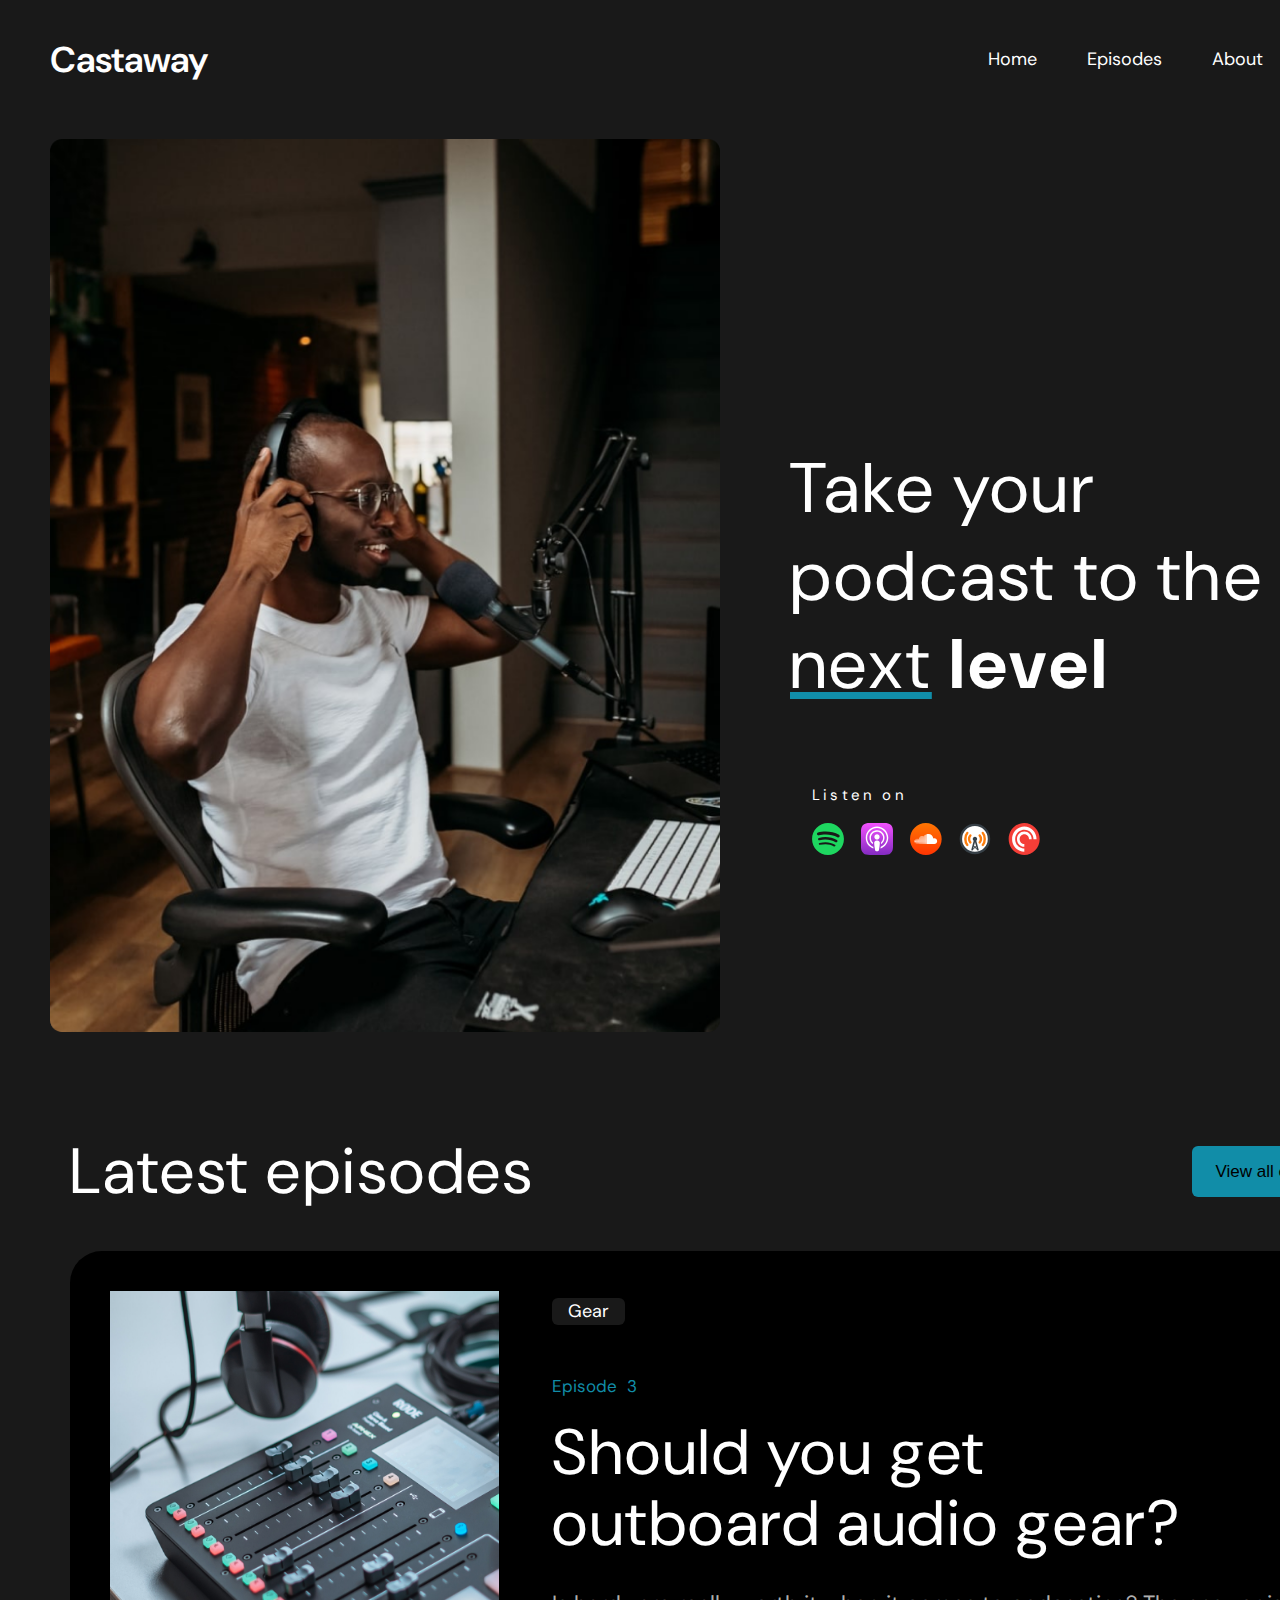
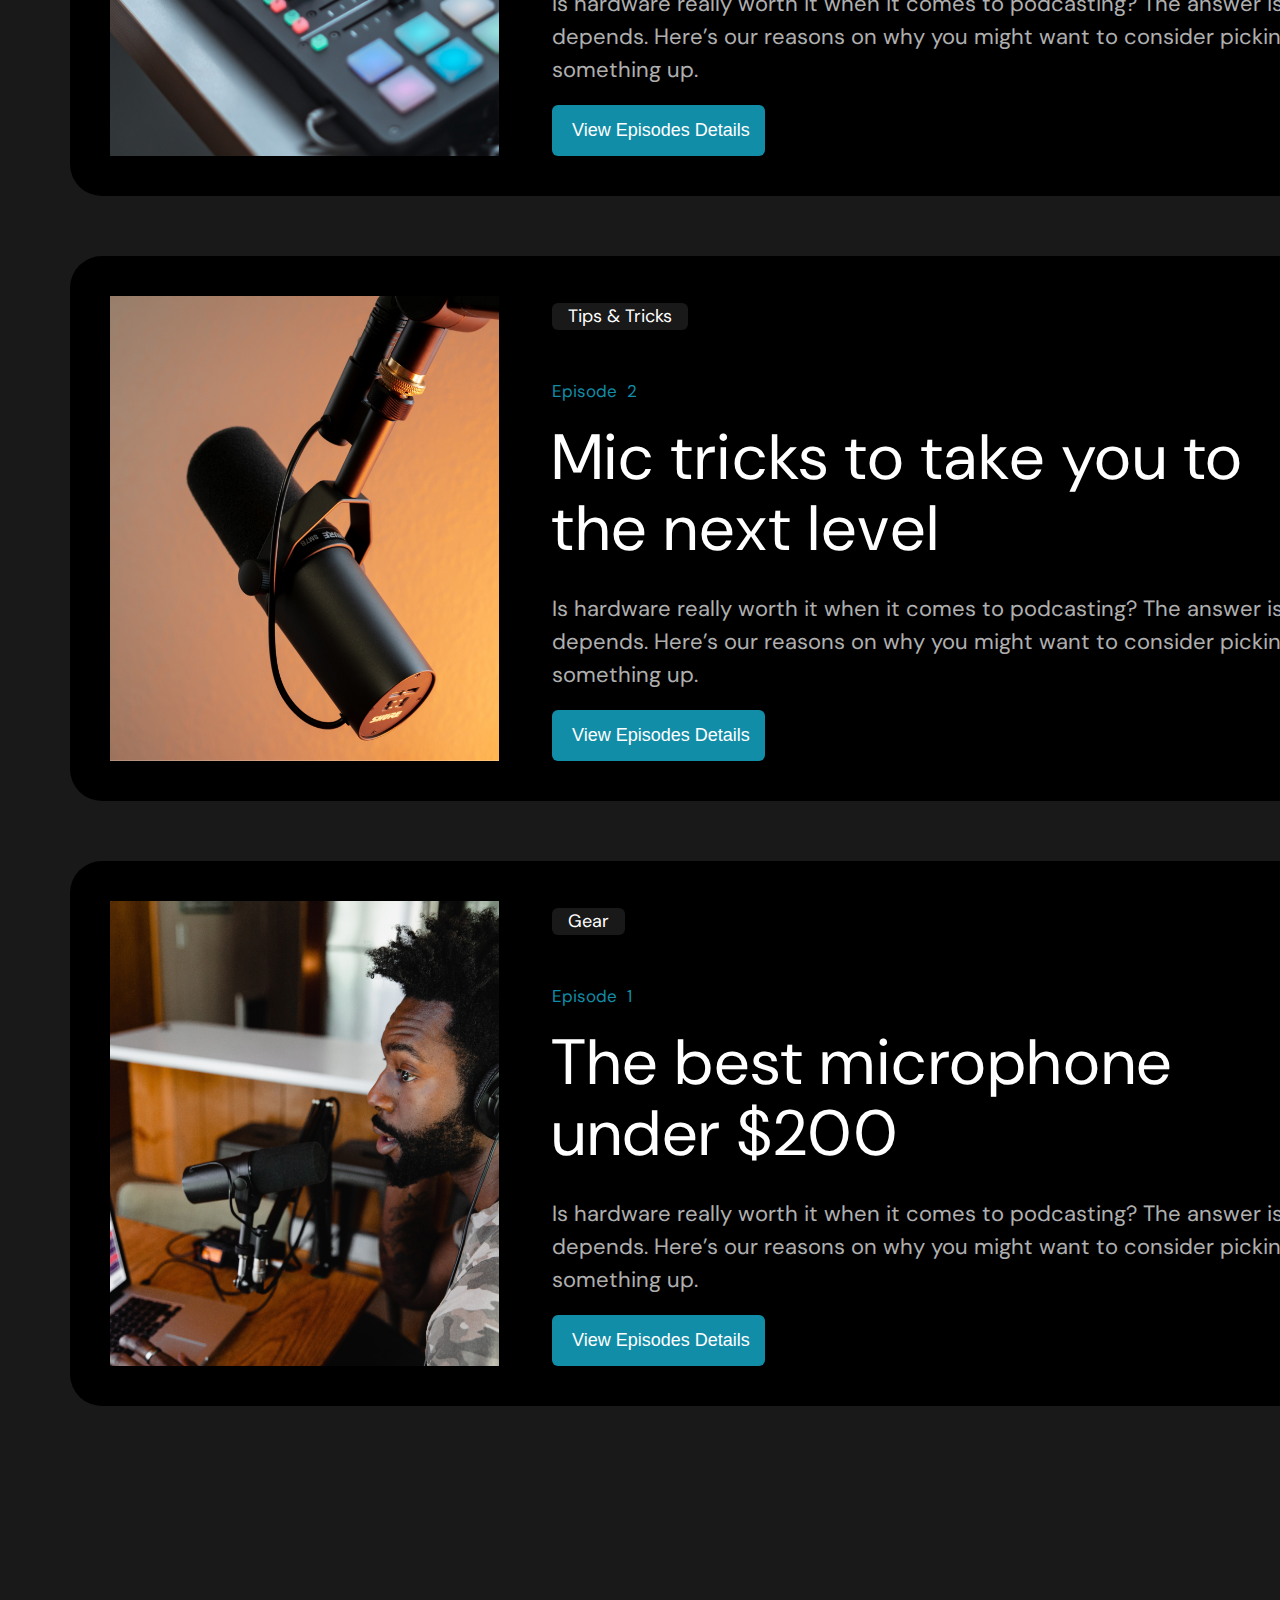
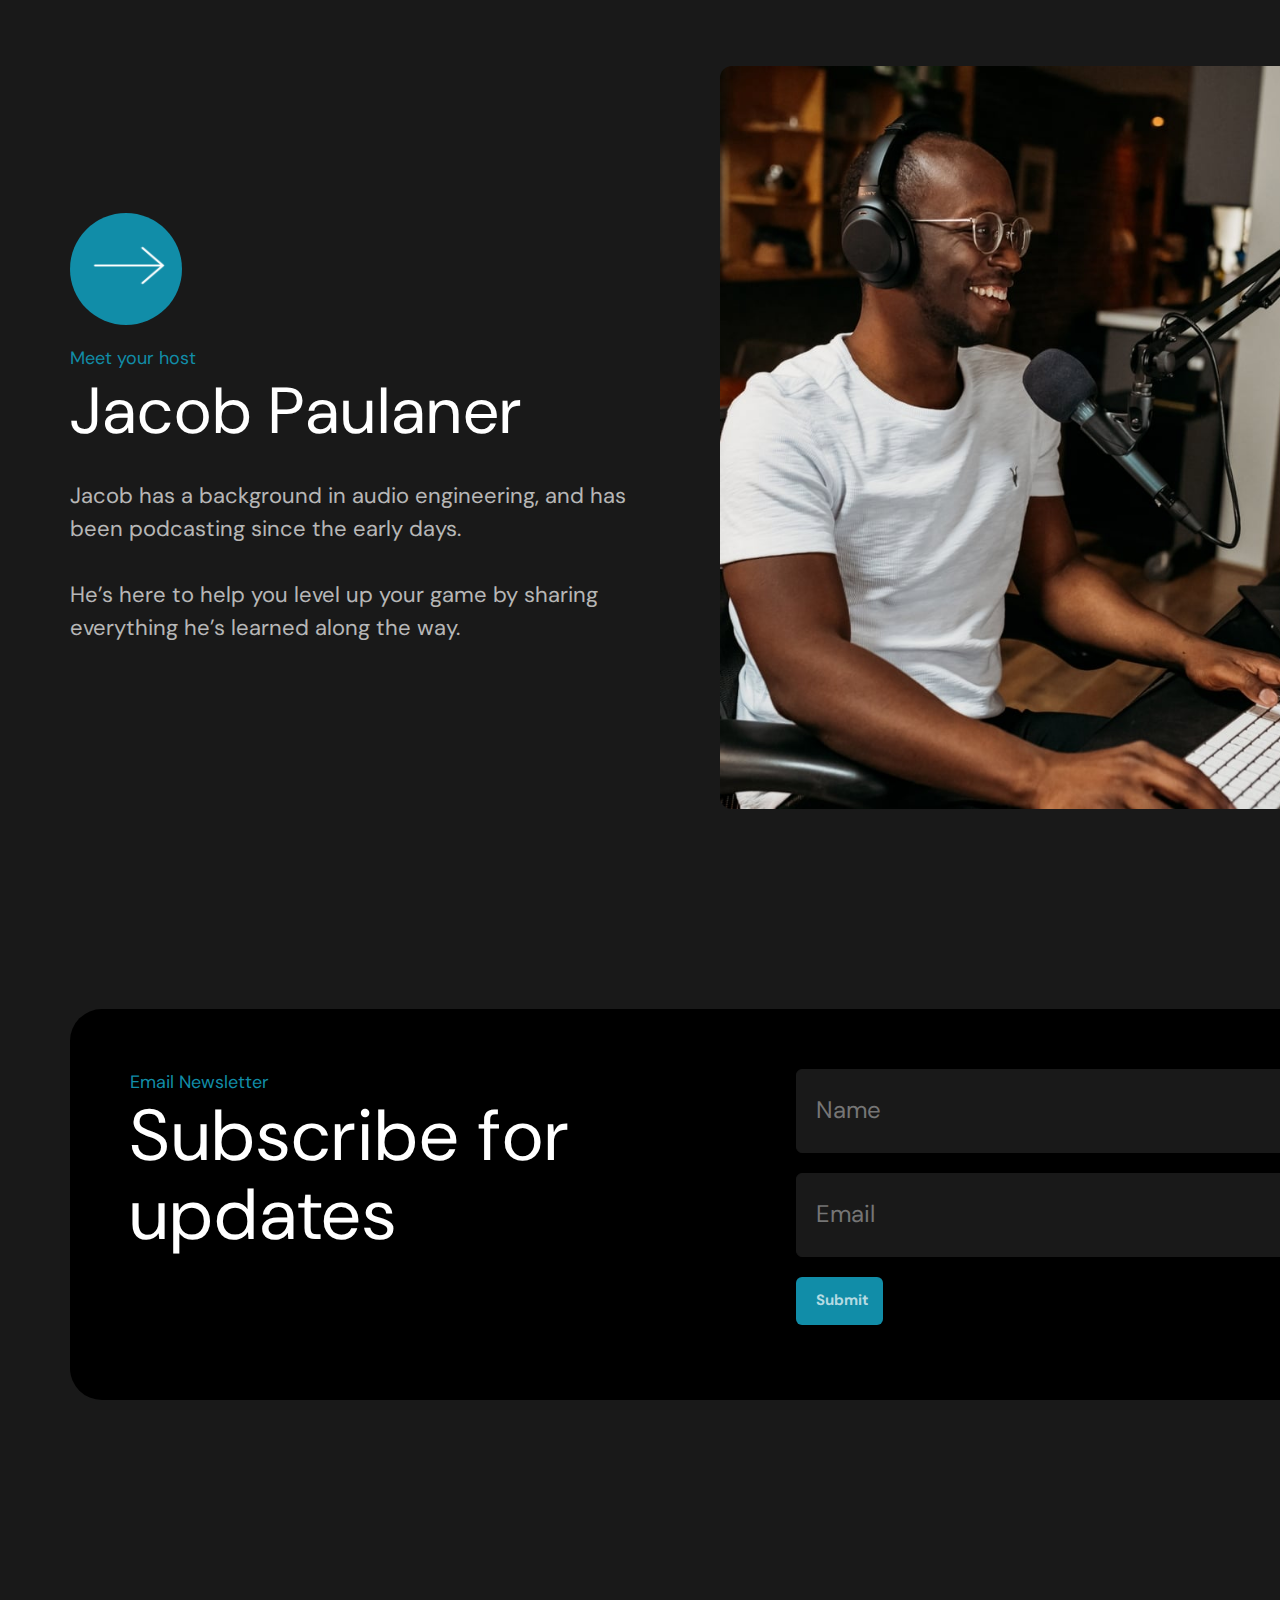
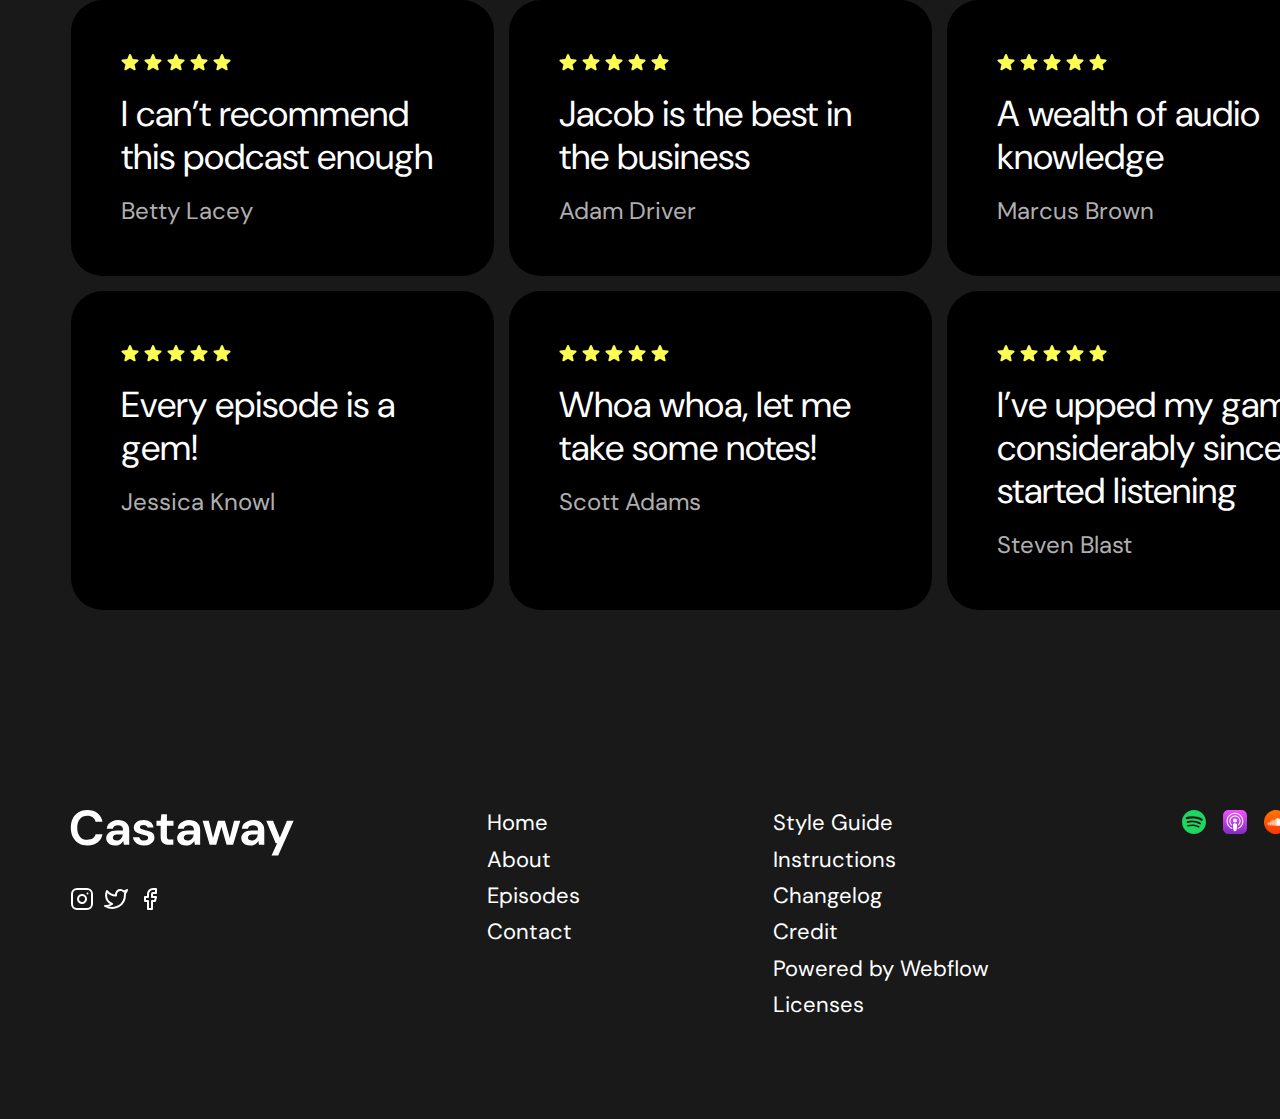
<file: Castaway/index.html>
<html>
  <head>
    <title>Castaway</title>
     <link href='https://fonts.googleapis.com/css?family=DM Sans' rel='stylesheet'>
     <link rel="stylesheet" type="text/css" href="style/reset.css">
     <link rel="stylesheet" type="text/css" href="style/castaway.css">
  </head>
  <body>
    <header>
      <div class='nav-bar-container'>
        <div class='nav-bar'>
          <div class='logo'>
            Castaway
          </div>
          <div class='nav-items'>
            <a>
              Home
            </a>
            <a>
              Episodes
            </a>
            <a>
              About
            </a>
            <a>
              Contacts
            </a>
          </div>
        </div>
      </div>
    </header>
    <main>
      <!-- FIRST BLOCK -->
      <div id='first'>
        <div class='content-container'>
          <img class='photo' src="images/first.png">
          <div class='title'>
            <div class="content-title">
              <div class="delimiter"></div>
                Take your podcast to the <span class="underline">next</span> <span class="bold">level</span>
                <div class="listen-on">
                  Listen on
                  <div class="mini-logos">
                    <a><img src="images/5.svg"></a>
                    <a><img src="images/1.svg"></a>
                    <a><img src="images/2.svg"></a>
                    <a><img src="images/3.svg"></a>
                    <a><img src="images/4.svg"></a>
                  </div>
                </div>
            </div>
          </div>
        </div>
      </div>

      <!-- SECOND BLOCK -->
      <div id="second">
        <div class="content-container">
          <div class="title-container">
              Latest episodes
              <button>View all episodes</button>
          </div>
          <div class="cards-container">
            <div class="card">
              <img src="images/2.jpg">
              <div class="text-content">
                <div class="type">
                  Gear
                </div>
                <div class="episode">
                  Episode 3
                </div>
                <div class="title">
                  Should you get outboard audio gear?
                </div>
                <div class="description">
                  Is hardware really worth it when it comes to podcasting? The answer is...it depends. Here’s our reasons on why you might want to consider picking something up.
                </div>
                <button>View Episodes Details</button>
              </div>
            </div>

            <div class="card">
              <img src="images/3.jpg">
              <div class="text-content">
                <div class="type">
                  Tips & Tricks
                </div>
                <div class="episode">
                  Episode 2
                </div>
                <div class="title">
                  Mic tricks to take you to the next level
                </div>
                <div class="description">
                  Is hardware really worth it when it comes to podcasting? The answer is...it depends. Here’s our reasons on why you might want to consider picking something up.
                </div>
                <button>View Episodes Details</button>
              </div>
            </div>

            <div class="card">
              <img src="images/4.jpg">
              <div class="text-content">
                <div class="type">
                  Gear
                </div>
                <div class="episode">
                  Episode 1
                </div>
                <div class="title">
                  The best microphone under $200
                </div>
                <div class="description">
                  Is hardware really worth it when it comes to podcasting? The answer is...it depends. Here’s our reasons on why you might want to consider picking something up.
                </div>
                <button>View Episodes Details</button>
              </div>
            </div>
          </div>
        </div>
      </div>
      <!-- THIRD BLOCK -->
      <div id="third">
        <div class="content-container">
          <div class="text-content">
            <div class="circle"><img src="images/arrow.png"></div>
            <div class="comment">Meet your host</div>
            <div class="title">Jacob Paulaner</div>
            <div class="description-1">Jacob has a background in audio engineering, and has been podcasting since the early days.</div>
            <div class="description-2">He’s here to help you level up your game by sharing everything he’s learned along the way.</div>
          </div>
          <img src="images/5.jpg" width="650px">
        </div>
      </div>

      <!-- FOURTH BLOCK -->
      <div id="fourth">
        <div class="content-container">
          <div class="card">
            <div class="text-content">
              <div class="comment">Email Newsletter</div>
              <div class="title">Subscribe for updates</div>
            </div>
            <form>
              <input type="text" placeholder="Name">
              <input type="email" placeholder="Email">
              <button type="submit">Submit</button>
            </form>
          </div>
        </div>
      </div>

      <!-- FIFTH BLOCK -->
      <div id="fifth">
        <div class="content-container">
          <div class="card">
            <div class="stars">
              <img src="images/starts.svg">
              <img src="images/starts.svg">
              <img src="images/starts.svg">
              <img src="images/starts.svg">
              <img src="images/starts.svg">
            </div>
            <div class="title">I can’t recommend this podcast enough</div>
            <div class="description">Betty Lacey</div>
          </div>

          <div class="card">
            <div class="stars">
              <img src="images/starts.svg">
              <img src="images/starts.svg">
              <img src="images/starts.svg">
              <img src="images/starts.svg">
              <img src="images/starts.svg">
            </div>
            <div class="title">Jacob is the best in the business</div>
            <div class="description">Adam Driver</div>
          </div>

          <div class="card">
            <div class="stars">
              <img src="images/starts.svg">
              <img src="images/starts.svg">
              <img src="images/starts.svg">
              <img src="images/starts.svg">
              <img src="images/starts.svg">
            </div>
            <div class="title">A wealth of audio knowledge</div>
            <div class="description">Marcus Brown</div>
          </div>

          <div class="card">
            <div class="stars">
              <img src="images/starts.svg">
              <img src="images/starts.svg">
              <img src="images/starts.svg">
              <img src="images/starts.svg">
              <img src="images/starts.svg">
            </div>
            <div class="title">Every episode is a gem!</div>
            <div class="description">Jessica Knowl</div>
          </div>

          <div class="card">
            <div class="stars">
              <img src="images/starts.svg">
              <img src="images/starts.svg">
              <img src="images/starts.svg">
              <img src="images/starts.svg">
              <img src="images/starts.svg">
            </div>
            <div class="title">Whoa whoa, let me take some notes!</div>
            <div class="description">Scott Adams</div>
          </div>

          <div class="card">
            <div class="stars">
              <img src="images/starts.svg">
              <img src="images/starts.svg">
              <img src="images/starts.svg">
              <img src="images/starts.svg">
              <img src="images/starts.svg">
            </div>
            <div class="title">I’ve upped my game considerably since I started listening</div>
            <div class="description">Steven Blast</div>
          </div>
        </div>
      </div>


      <footer>
        <div class="content-container">
          <div class="logos">
            <img src="images/logo1.svg">
            <div class="social-media-logos">
              <img src="images/1.1.svg">
              <img src="images/1.2.svg">
              <img src="images/1.3.svg">
            </div>
          </div>
          <div class="pages">
            <a>Home</a>
            <a>About</a>
            <a>Episodes</a>
            <a>Contact</a>
          </div>
          <div class="info-block">
            <a>Style Guide</a>
            <a>Instructions</a>
            <a>Changelog</a>
            <a>Credit</a>
            <a>Powered by Webflow</a>
            <a>Licenses</a>
          </div>
          <div class="music-logos">
            <a><img src="images/5.svg"></a>
            <a><img src="images/1.svg"></a>
            <a><img src="images/2.svg"></a>
            <a><img src="images/3.svg"></a>
            <a><img src="images/4.svg"></a>
          </div>
        </div>
      </footer>
    </main>
  </body>  
</html>
</file>
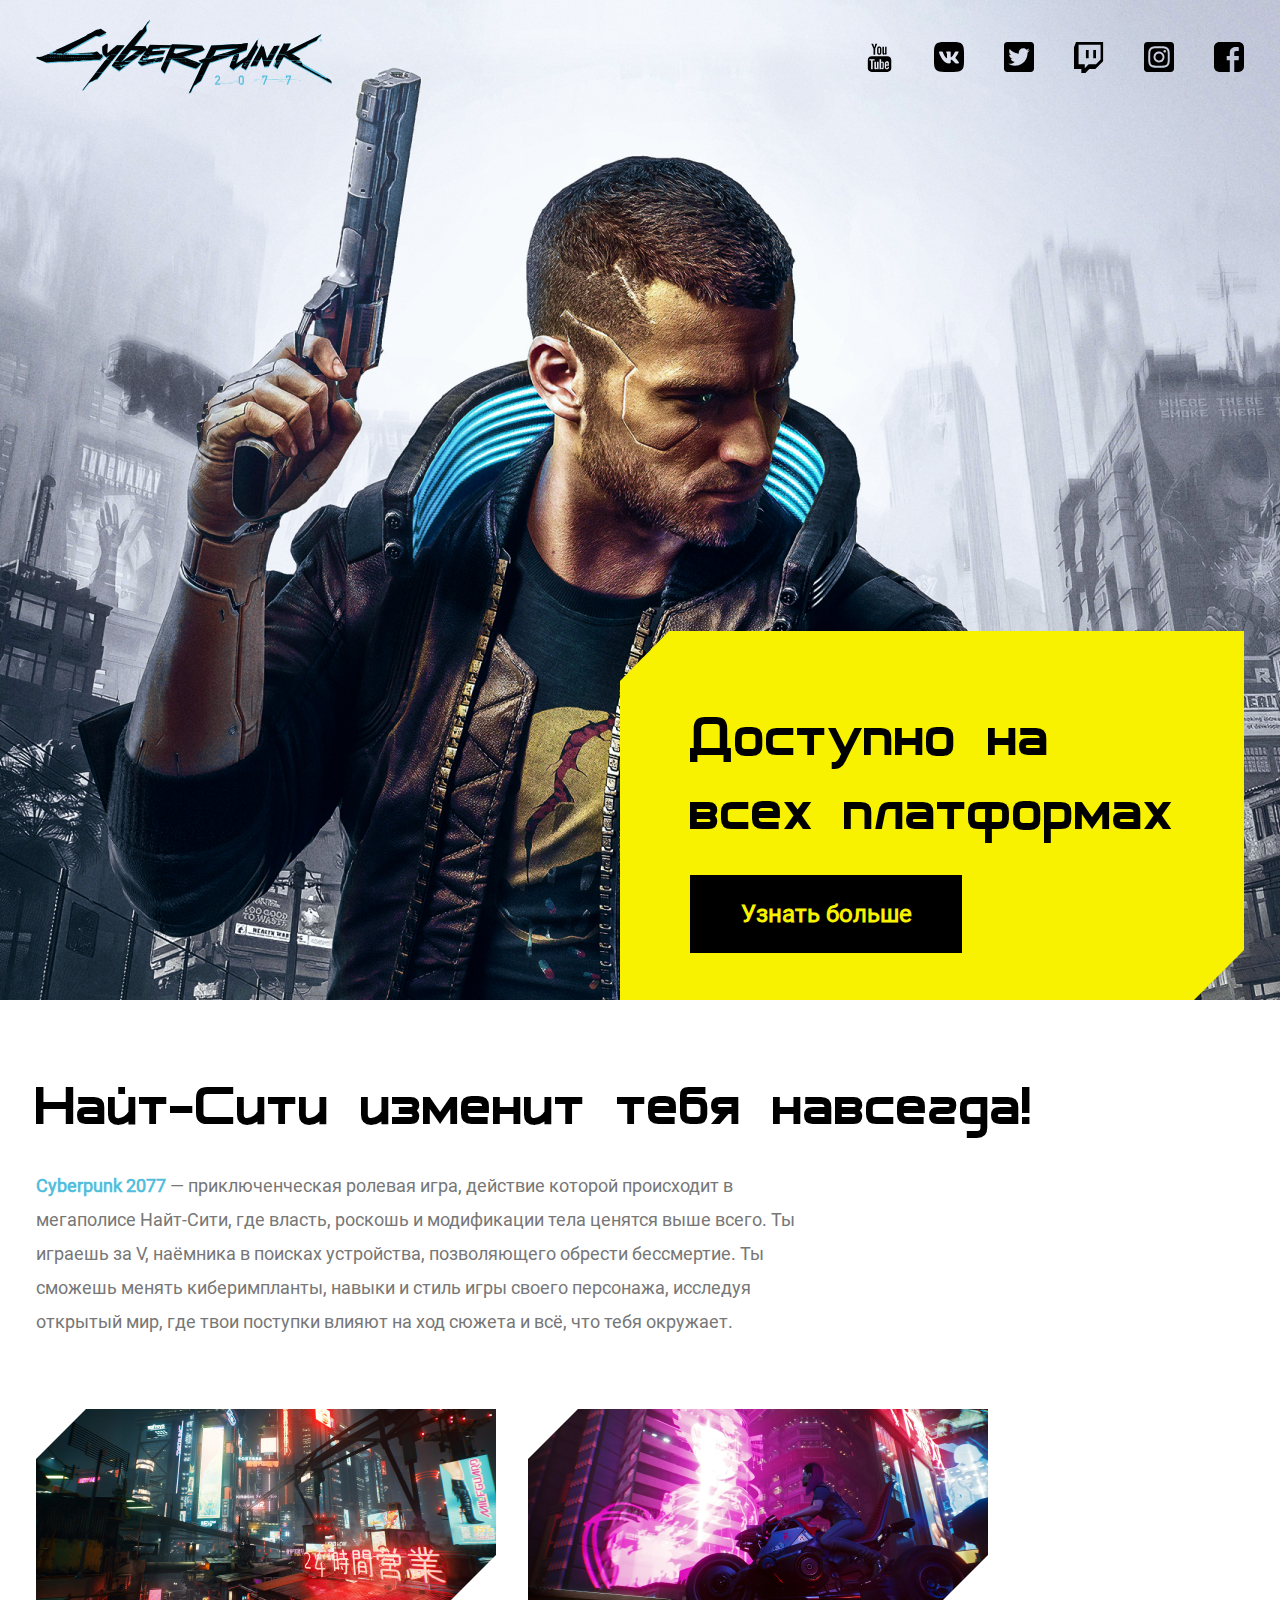
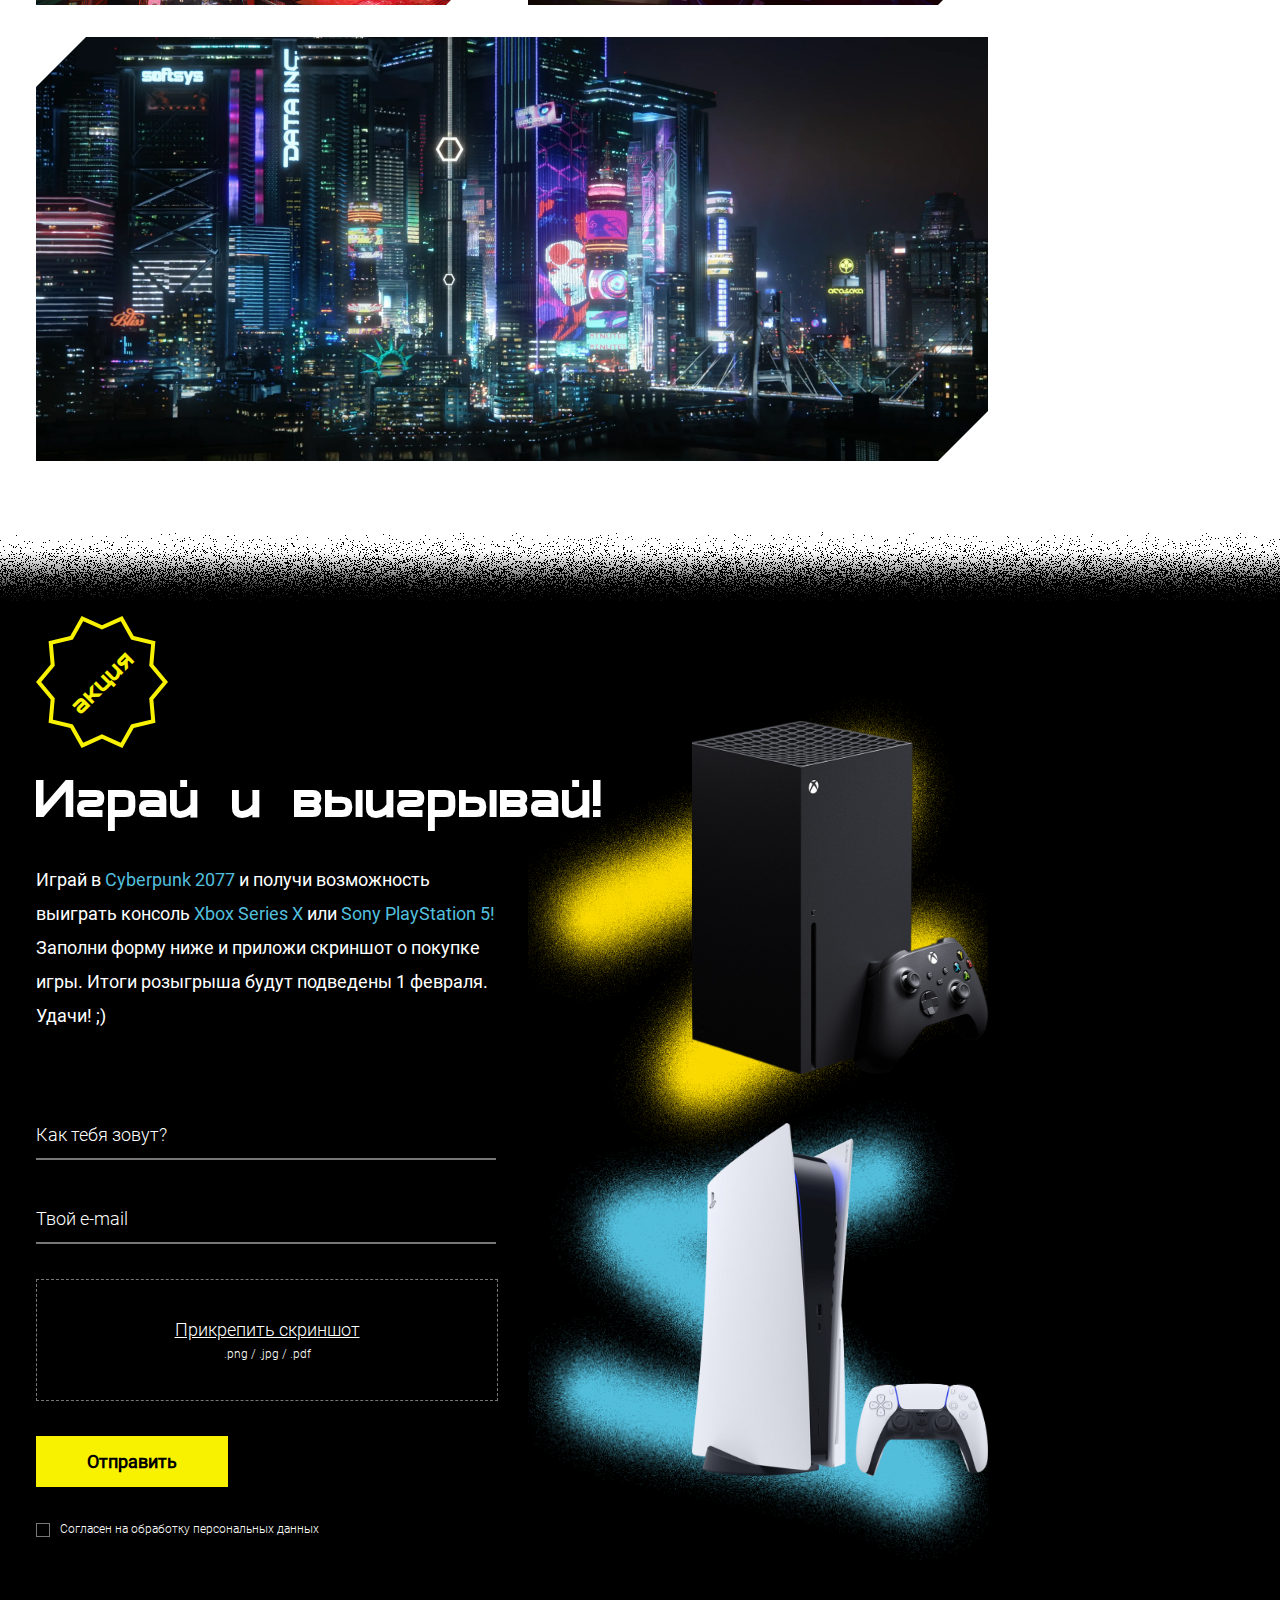
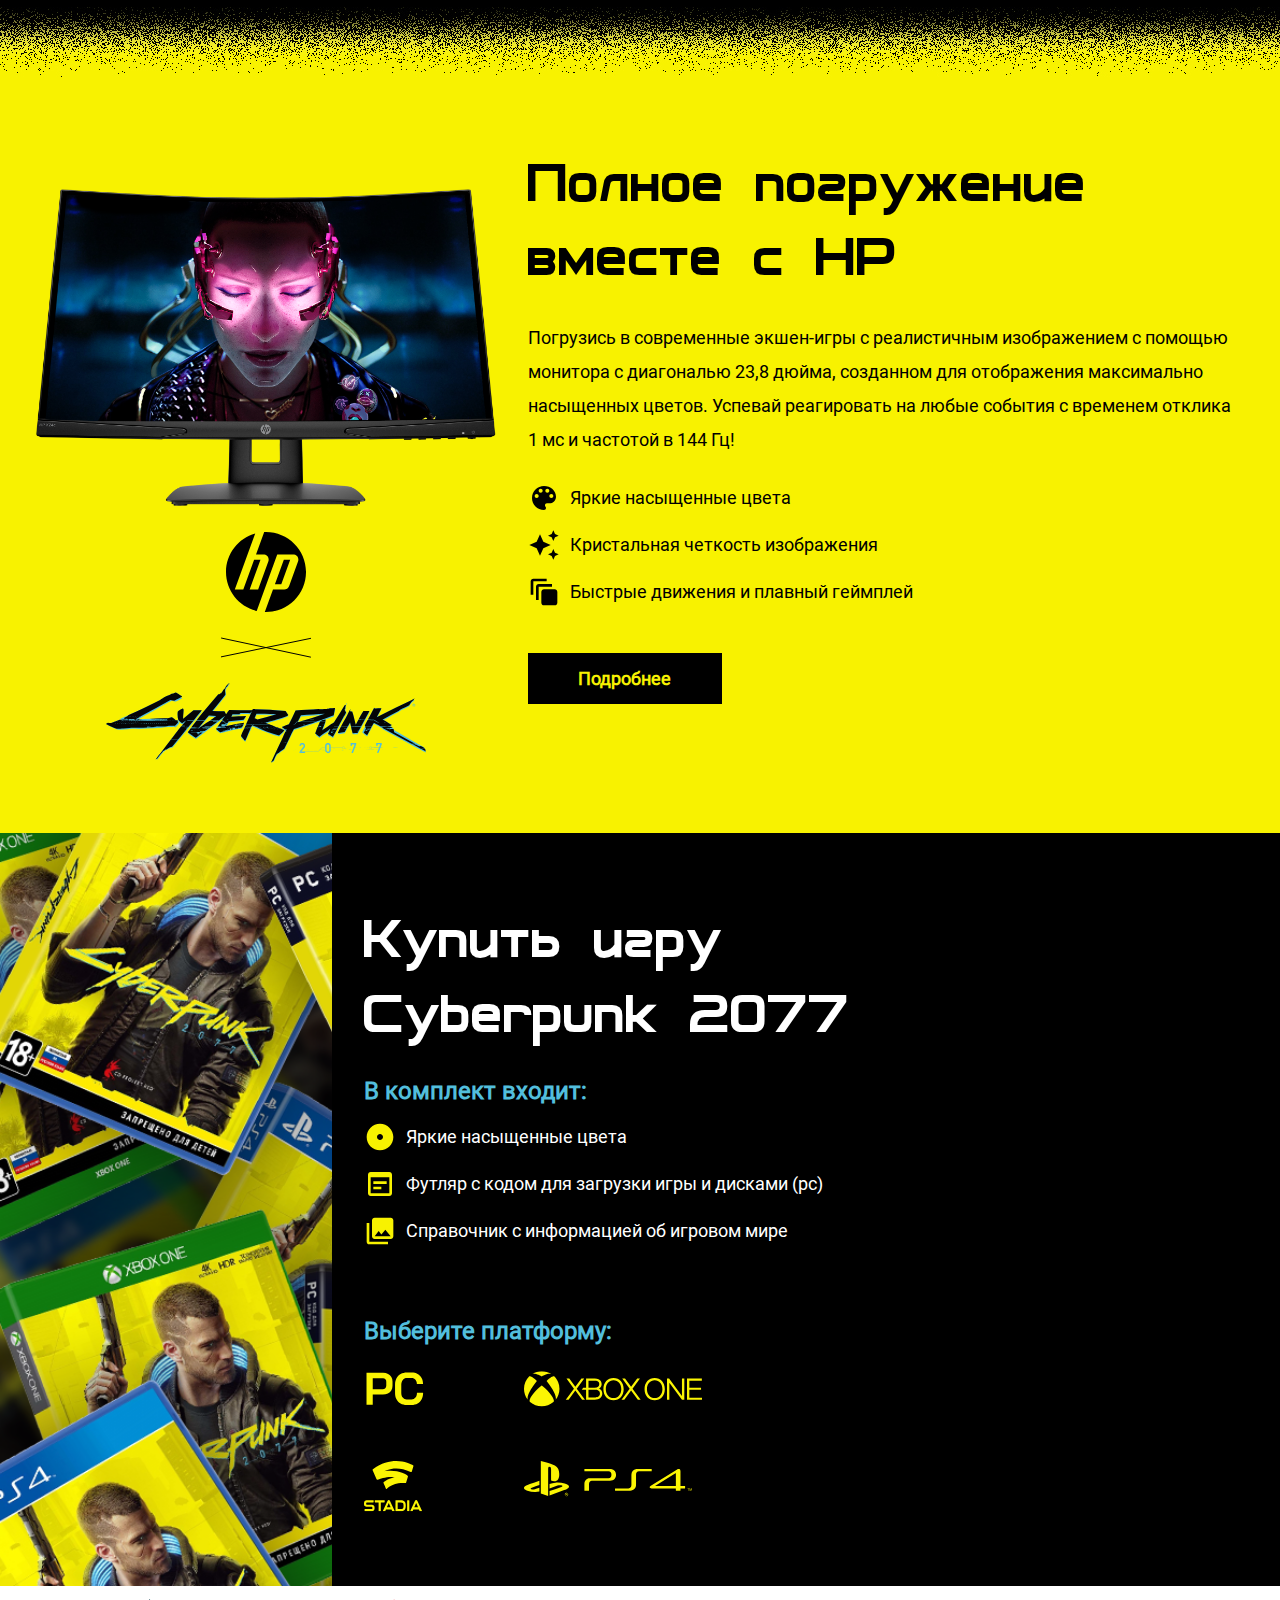
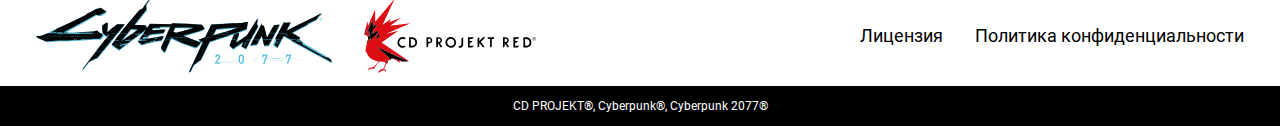
<file: Cyberpank/index.html>
<!DOCTYPE html>
<html>
<head>
    <meta charset='utf-8'>
    <title>Cyberpunk</title>
    <meta name='viewport' content='width=device-width, initial-scale=1'>
    <link rel='stylesheet' type='text/css' href='css/reset.css'>
    <link rel='stylesheet' type='text/css' href='css/main.css'>
</head>
<body>
    <header>
        <div class="header-content">
            <img id="logo" src="images/Cyberpunk_2077_logo 1.svg">
            <div class="mini-icons">
                <a><img src="images/mini-logos/youtube logo.svg"></a>
                <a><img src="images/mini-logos/vk logo.svg"></a>
                <a><img src="images/mini-logos/twitter-square logo.svg"></a>
                <a><img src="images/mini-logos/twitch logo.svg"></a>
                <a><img src="images/mini-logos/instagram-square logo.svg"></a>
                <a><img src="images/mini-logos/facebook-rect logo.svg"></a>
            </div>
        </div>
    </header>
    
    <main>
        <img src="images/first-block/11.jpg" class="preview-img">
        <div class="first-block">
            <div class="yellow-card">
                <p>Доступно на всех платформах</p>
                <a>Узнать больше</a>
            </div>
        </div>
        <div class="second-block">
            <div class="title">
                Найт-Сити изменит тебя навсегда!
            </div>
            <div class="text">
                <span>Cyberpunk 2077</span> — приключенческая ролевая игра, действие которой происходит в мегаполисе Найт-Сити, где власть, роскошь и модификации тела ценятся выше всего. Ты играешь за V, наёмника в поисках устройства, позволяющего обрести бессмертие. Ты сможешь менять киберимпланты, навыки и стиль игры своего персонажа, исследуя открытый мир, где твои поступки влияют на ход сюжета и всё, что тебя окружает.
            </div>
            <div class="photos">
                <div class="two-photos">
                    <img src="images/second-block/1.png">
                    <img src="images/second-block/2.png">
                </div>
                <div class="one-photo">
                    <img src="images/second-block/Rectangle 61.jpg">
                </div>
            </div>
        </div>
        <img class="sepparator" src="images/sepparators/white.jpg">
        <div class="third-block">
            <div class="content">
                <div class="title-content">
                    <div class="sale">
                        <p>акция</p>
                    </div>
                    <div class="title">
                        Играй и выигрывай!
                    </div>
                </div>
                <div class="text">
                    Играй в <span>Cyberpunk 2077</span> и получи возможность выиграть консоль <span>Xbox Series X</span> или <span>Sony PlayStation 5!</span> Заполни форму ниже и приложи скриншот о покупке игры. Итоги розыгрыша будут подведены 1 февраля. Удачи! ;)
                </div>

                <div class="form-photos">
                    <form>
                        <input type="text" placeholder="Как тебя зовут?">
                        <input type="email" placeholder="Твой e-mail">
                        <label class="screenshot">
                            <input type="file" hidden>
                            <span class="underlined">Прикрепить скриншот</span>
                            .png / .jpg / .pdf
                        </label>
                        <button type="submit">Отправить</button>
                        <label class="personal-data">
                            <input type="checkbox" hidden><span></span>
                            Согласен на обработку персональных данных
                        </label>
                    </form>
                </div>
                <div class="xbox">
                    <img src="images/third-block/xbox.png" width="296px">
                </div>
                <div class="playstation">
                    <img src="images/third-block/playstation.png" width="296px">
                </div>
            </div>
        </div>
        <img class="sepparator" src="images/sepparators/yellow.jpg">
        <div class="fourth-block">
            <div class="content">
                <div class="photos">
                    <img class="main" src="images/fourth-block/computer.png">
                    <div class="logos">
                        <img src="images/fourth-block/hp-2 logo.svg" height="80px">
                        <img src="images/fourth-block/krest.svg">
                        <img src="images/Cyberpunk_2077_logo 1.svg" height="80px">
                    </div>
                </div>
                <div class="article">
                    <div class="title">
                        Полное погружение вместе с HP
                    </div>
                    <div class="desc">
                        Погрузись в современные экшен-игры с реалистичным изображением с помощью монитора с диагональю 23,8 дюйма, созданном для отображения максимально насыщенных цветов. Успевай реагировать на любые события с временем отклика 1 мс и частотой в 144 Гц!
                    </div>
                    <div class="list">
                        <div>
                            <img src="images/fourth-block/list/color_lens.svg">
                            Яркие насыщенные цвета
                        </div>
                        <div>
                            <img src="images/fourth-block/list/auto_awesome.svg">
                            Кристальная четкость изображения
                        </div>
                        <div>
                            <img src="images/fourth-block/list/auto_awesome_motion.svg">
                            Быстрые движения и плавный геймплей
                        </div>
                    </div>
                    <a>Подробнее</a>
                </div>
            </div>
        </div>
        <div class="fifth-block">
            <div class="img-container">
                <img src="images/fifth-block/1.png">
            </div>
            <div class="article">
                <div class="title">Купить игру Cyberpunk 2077</div>
                <div class="list">
                    <div class="list-title">
                        В комплект входит:
                    </div>
                    <div>
                        <img src="images/fifth-block/disk.svg">
                        Яркие насыщенные цвета
                    </div>
                    <div>
                        <img src="images/fifth-block/wysiwyg.svg">
                        Футляр с кодом для загрузки игры и дисками (pc)
                    </div>
                    <div>
                        <img src="images/fifth-block/collections.svg">
                        Справочник с информацией об игровом мире
                    </div>
                </div>
                <div class="title-devices">Выберите платформу:</div>
                <div class="devices">
                    <div><img src="images/fifth-block/Frame 13.svg"></div>
                    <div><img src="images/fifth-block/xbox-one-3 logo.svg"></div>
                    <div><img src="images/fifth-block/stadia logo.svg"></div>
                    <div><img src="images/fifth-block/ps4.svg"></div>
                </div>
            </div>
        </div>
    </main>
    <footer>
        <div class="footer-1">
            <div class="logos">
                <img src="images/Cyberpunk_2077_logo 1.svg">
                <img src="images/footer/CD_Projekt_logo 1.svg">
            </div>
            <div class="links">
                <a>Лицензия</a>
                <a>Политика конфиденциальности</a>
            </div>
        </div>
        <div class="footer-2">
            CD PROJEKT®, Cyberpunk®, Cyberpunk 2077®
        </div>
    </footer>
</body>
</html>
</file>
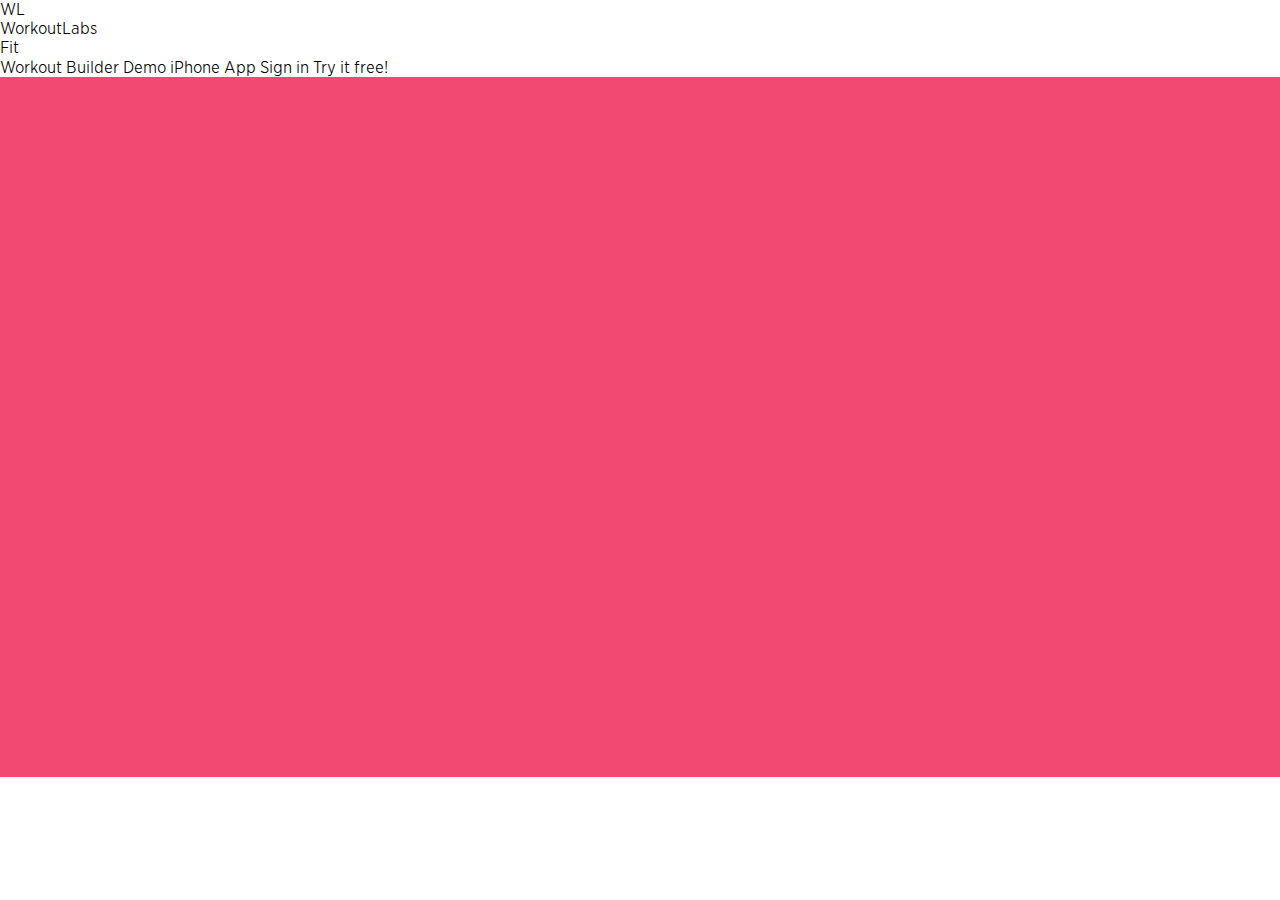
<file: WorkoutFit/index.html>
<!DOCTYPE html>
<html>
<head>
    <meta charset='utf-8'>
    <title>fit</title>
    <link rel='stylesheet' type='text/css' media='screen' href='assets/styles/reset.css'>
    <link rel='stylesheet' type='text/css' media='screen' href='assets/styles/main.css'>
</head>
<body>
    <header>
        <div class="header-container">
            <a class="logo">
                <div class="l1"><span>WL</span></div>
                <div class="l2"><span>Workout</span>Labs</div>
                <div class="l3">Fit</div>
            </a>
            <div class="nav">
                <a>Workout Builder Demo</a>
                <a>iPhone App</a>
                <a>Sign in</a>
                <a class="btn">Try it free!</a>
            </div>
        </div>
    </header>
    <section class="sec-1">
        <img >
        <div class="title"></div>
        <div class="desc"></div>
        <div class="btn-container"></div>
        <div class="amount"></div>
    </section>
</body>
</html>
</file>
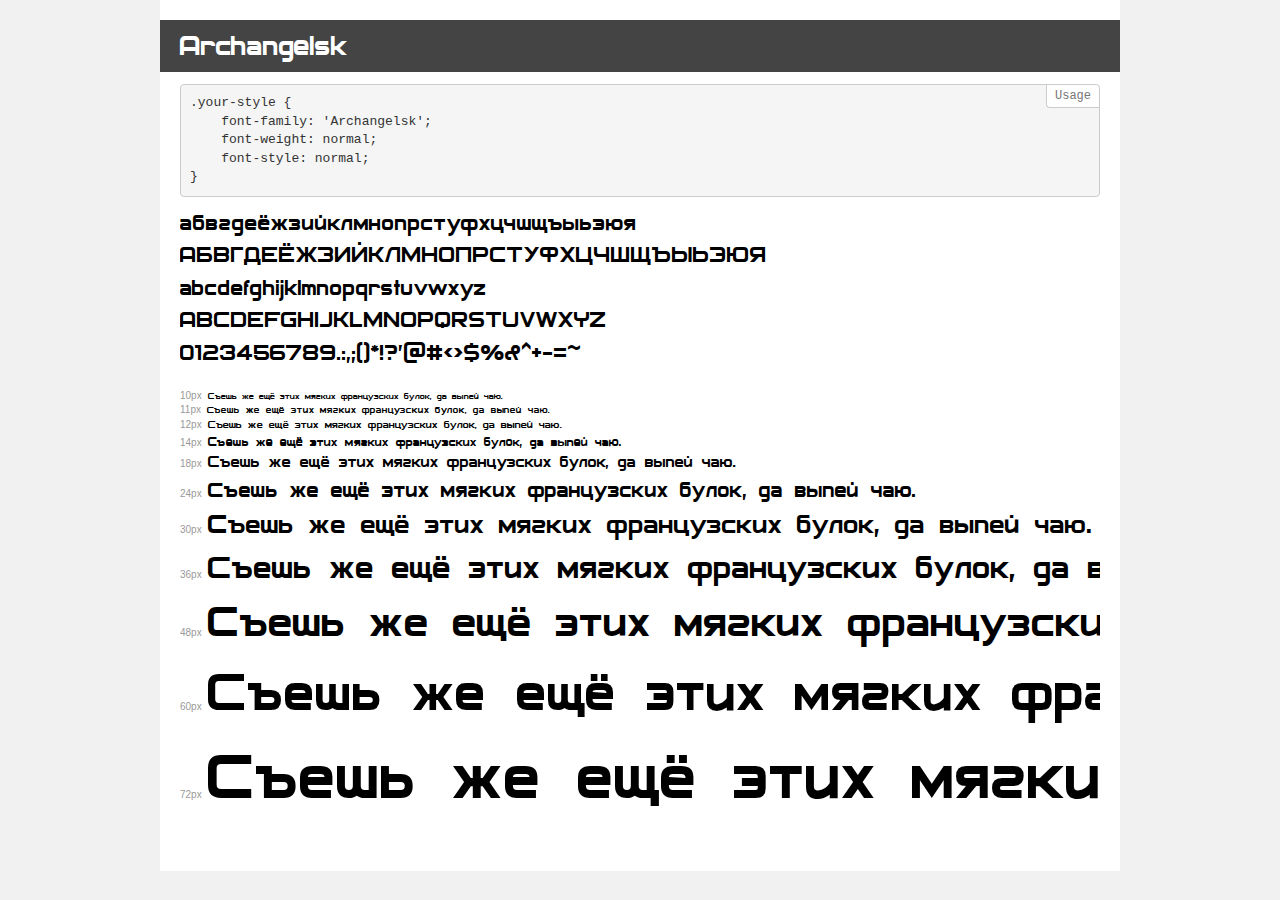
<file: Cyberpank/fonts/demo.html>
<!DOCTYPE html>
<html>
<head>
	<meta charset="utf-8">
	<meta http-equiv="X-UA-Compatible" content="IE=edge">
	<meta name="viewport" content="width=device-width, initial-scale=1">
	<meta name="robots" content="noindex, noarchive">
	<title>Transfonter demo</title>
	<link href="stylesheet.css" rel="stylesheet">
	<style>
		/*
		http://meyerweb.com/eric/tools/css/reset/
		v2.0 | 20110126
		License: none (public domain)
		*/
		html, body, div, span, applet, object, iframe,
		h1, h2, h3, h4, h5, h6, p, blockquote, pre,
		a, abbr, acronym, address, big, cite, code,
		del, dfn, em, img, ins, kbd, q, s, samp,
		small, strike, strong, sub, sup, tt, var,
		b, u, i, center,
		dl, dt, dd, ol, ul, li,
		fieldset, form, label, legend,
		table, caption, tbody, tfoot, thead, tr, th, td,
		article, aside, canvas, details, embed,
		figure, figcaption, footer, header, hgroup,
		menu, nav, output, ruby, section, summary,
		time, mark, audio, video {
			margin: 0;
			padding: 0;
			border: 0;
			font-size: 100%;
			font: inherit;
			vertical-align: baseline;
		}
		/* HTML5 display-role reset for older browsers */
		article, aside, details, figcaption, figure,
		footer, header, hgroup, menu, nav, section {
			display: block;
		}
		body {
			line-height: 1;
		}
		ol, ul {
			list-style: none;
		}
		blockquote, q {
			quotes: none;
		}
		blockquote:before, blockquote:after,
		q:before, q:after {
			content: '';
			content: none;
		}
		table {
			border-collapse: collapse;
			border-spacing: 0;
		}
		/* common styles */
		body {
			background: #f1f1f1;
			color: #000;
		}
		.page {
			background: #fff;
			width: 920px;
			margin: 0 auto;
			padding: 20px 20px 0 20px;
			overflow: hidden;
		}
		.font-container {
			overflow-x: auto;
			overflow-y: hidden;
			margin-bottom: 40px;
			line-height: 1.3;
			white-space: nowrap;
			padding-bottom: 5px;
		}
		h1 {
			position: relative;
			background: #444;
			font-size: 32px;
			color: #fff;
			padding: 10px 20px;
			margin: 0 -20px 12px -20px;
		}
		.letters {
			font-size: 25px;
			margin-bottom: 20px;
		}
		.s10:before {
			content: '10px';
		}
		.s11:before {
			content: '11px';
		}
		.s12:before {
			content: '12px';
		}
		.s14:before {
			content: '14px';
		}
		.s18:before {
			content: '18px';
		}
		.s24:before {
			content: '24px';
		}
		.s30:before {
			content: '30px';
		}
		.s36:before {
			content: '36px';
		}
		.s48:before {
			content: '48px';
		}
		.s60:before {
			content: '60px';
		}
		.s72:before {
			content: '72px';
		}
		.s10:before, .s11:before, .s12:before, .s14:before,
		.s18:before, .s24:before, .s30:before, .s36:before,
		.s48:before, .s60:before, .s72:before {
			font-family: Arial, sans-serif;
			font-size: 10px;
			font-weight: normal;
			font-style: normal;
			color: #999;
			padding-right: 6px;
		}
		pre {
			display: block;
			position: relative;
			padding: 9px;
			margin: 0 0 10px;
			font-family: Monaco, Menlo, Consolas, "Courier New", monospace !important;
			font-size: 13px;
			line-height: 1.428571429;
			color: #333;
			font-weight: normal !important;
			font-style: normal !important;
			background-color: #f5f5f5;
			border: 1px solid #ccc;
			overflow-x: auto;
			border-radius: 4px;
		}
		pre:after {
			display: block;
			position: absolute;
			right: 0;
			top: 0;
			content: 'Usage';
			line-height: 1;
			padding: 5px 8px;
			font-size: 12px;
			color: #767676;
			background-color: #fff;
			border: 1px solid #ccc;
			border-right: none;
			border-top: none;
			border-radius: 0 4px 0 4px;
			z-index: 10;
		}
		/* responsive */
		@media (max-width: 959px) {
			.page {
				width: auto;
				margin: 0;
			}
		}
	</style>
</head>
<body>
<div class="page">
	<div class="demo" style="font-family: 'Archangelsk'; font-weight: normal; font-style: normal;">
		<h1>Archangelsk</h1>
		<pre>.your-style {
    font-family: 'Archangelsk';
    font-weight: normal;
    font-style: normal;
}</pre>
		<div class="font-container">
			<p class="letters">
				абвгдеёжзийклмнопрстуфхцчшщъыьэюя <br />
				АБВГДЕЁЖЗИЙКЛМНОПРСТУФХЦЧШЩЪЫЬЭЮЯ <br />
				abcdefghijklmnopqrstuvwxyz <br />
				ABCDEFGHIJKLMNOPQRSTUVWXYZ <br />				0123456789.:,;()*!?'@#<>$%&^+-=~
			</p>
			<p class="s10" style="font-size: 10px;">Съешь же ещё этих мягких французских булок, да выпей чаю.</p>
			<p class="s11" style="font-size: 11px;">Съешь же ещё этих мягких французских булок, да выпей чаю.</p>
			<p class="s12" style="font-size: 12px;">Съешь же ещё этих мягких французских булок, да выпей чаю.</p>
			<p class="s14" style="font-size: 14px;">Съешь же ещё этих мягких французских булок, да выпей чаю.</p>
			<p class="s18" style="font-size: 18px;">Съешь же ещё этих мягких французских булок, да выпей чаю.</p>
			<p class="s24" style="font-size: 24px;">Съешь же ещё этих мягких французских булок, да выпей чаю.</p>
			<p class="s30" style="font-size: 30px;">Съешь же ещё этих мягких французских булок, да выпей чаю.</p>
			<p class="s36" style="font-size: 36px;">Съешь же ещё этих мягких французских булок, да выпей чаю.</p>
			<p class="s48" style="font-size: 48px;">Съешь же ещё этих мягких французских булок, да выпей чаю.</p>
			<p class="s60" style="font-size: 60px;">Съешь же ещё этих мягких французских булок, да выпей чаю.</p>
			<p class="s72" style="font-size: 72px;">Съешь же ещё этих мягких французских булок, да выпей чаю.</p>
		</div>
	</div>
</div>
</body>
</html>
</file>
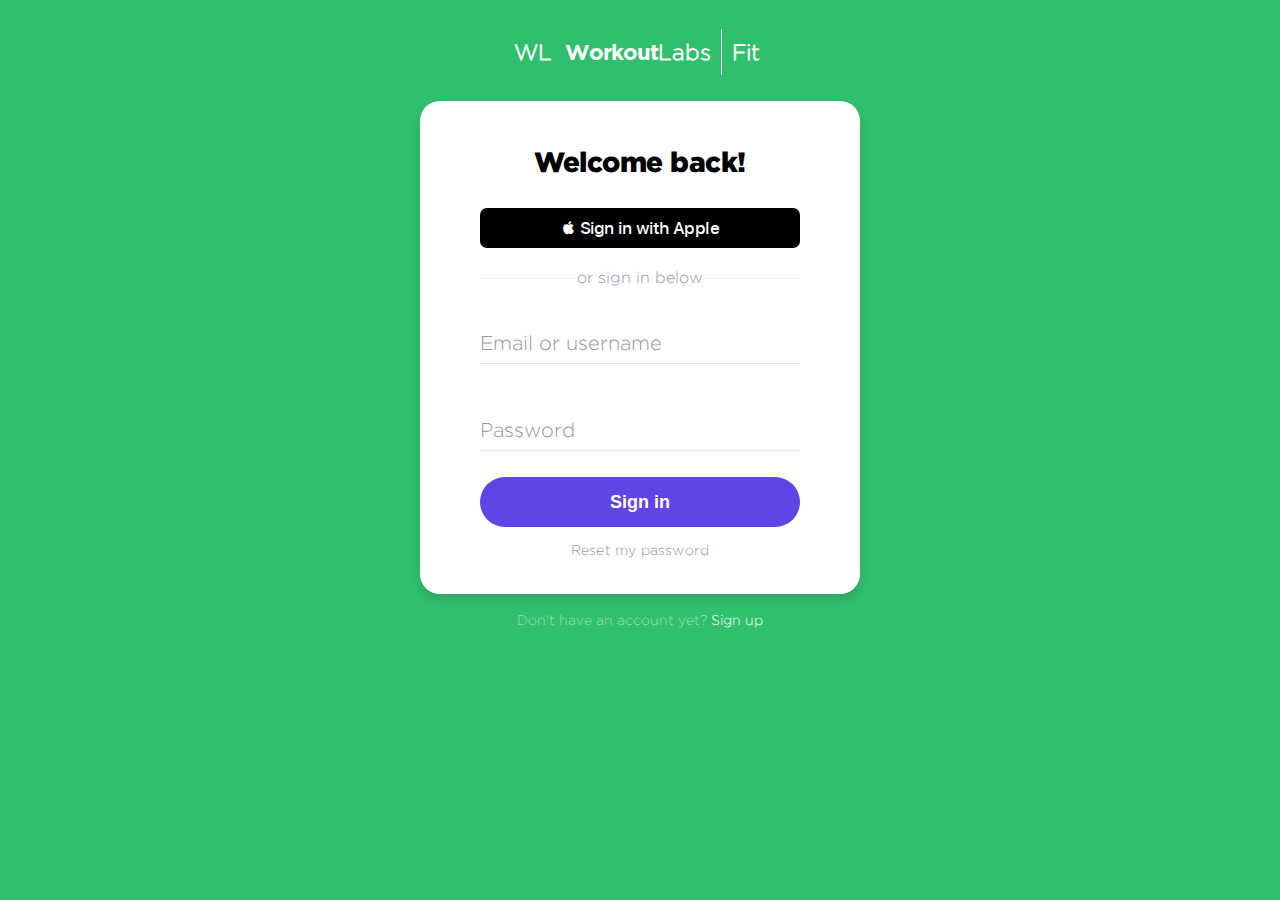
<file: WorkoutFit/pages/authorization.html>
<!DOCTYPE html>
<html>
<head>
    <meta charset='utf-8'>
    <title>fit</title>
    <link rel='stylesheet' type='text/css' href='../assets/styles/reset.css'>
    <link rel='stylesheet' type='text/css' href='../assets/styles/authorization_registration.css'>
    <meta name="viewport" content="width=device-width, initial-scale=1">
    <script type="text/javascript" src="../assets/scripts/jquery.js"></script>
</head>
<body>
    <section class="main-container">
        <a class="logo" href="/">
            <div class="l1"><span>WL</span></div>
            <div class="l2"><span>Workout</span>Labs</div>
            <div class="l3">Fit</div>
        </a>
        <div class="form-container">
            <div class="title">
                Welcome back!
            </div>
            <a class="sign-in-apple-btn">
                <svg xmlns="http://www.w3.org/2000/svg" style="pointer-events: none; overflow: visible;" width="100%" height="100%">
                    <g>
                      <svg xmlns="http://www.w3.org/2000/svg" style="overflow: visible;" width="100%" height="50%" y="25%" viewBox="0 -11 111.046875 14" fill="#fff">
                        <defs>
                          <style>
                            
                  @font-face {
                    font-family: "applied-button-font-0";
                    src: url([data-uri]) format("woff")
                  }
                          </style>
                        </defs>
                        <text font-size="12px" textLength="111.046875" font-family="applied-button-font-0" direction="ltr"> Sign in with Apple</text>
                      </svg>
                    </g>
                  </svg>
            </a>
            <div class="desc-container">
                <span class="desc">
                    or sign in below
                </span>
            </div>
            <form>
                <div class="login-input-container">
                    <input id='login-input' type="text" name="login" required>
                    <label for="login-input">Email or username</label>
                </div>
                <div class="password-input-container">
                    <input id='password-input' type="password" name="password" required>
                    <label for="password-input">Password</label>
                </div>
                <button class="sign-in-btn" type="submit">Sign in</button>
            </form>
            <a class="reset-password">Reset my password</a>
        </div>
        <div class="sign-up-container">
            Don't have an account yet? <a href="registration.html" class="sign-up">Sign up</a>
        </div>
    </section>
    <script src="../assets/scripts/authorization_input.js"></script>
</body>
</html>
</file>
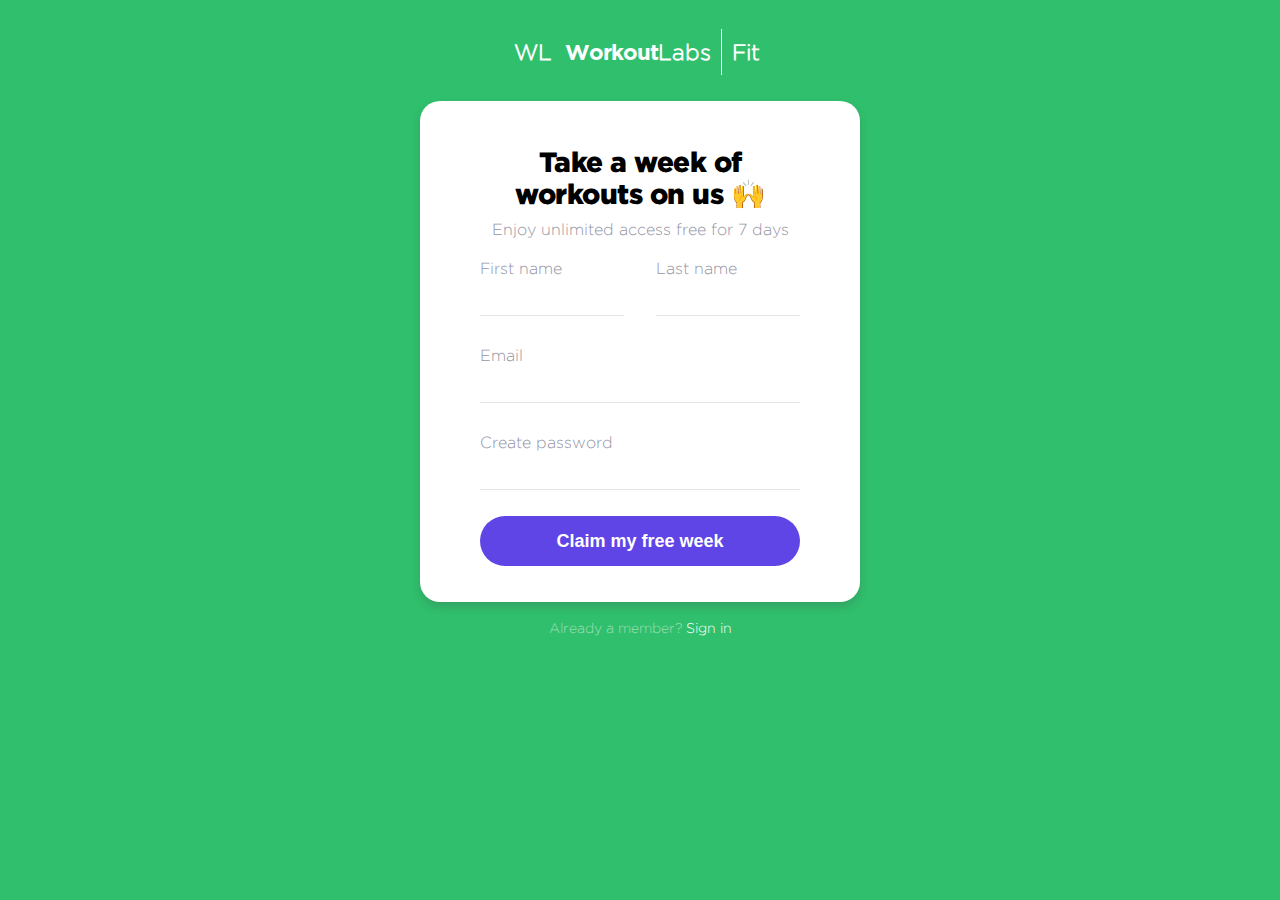
<file: WorkoutFit/pages/registration.html>
<!DOCTYPE html>
<html>
<head>
    <meta charset='utf-8'>
    <title>fit</title>
    <link rel='stylesheet' type='text/css' href='../assets/styles/reset.css'>
    <link rel='stylesheet' type='text/css' href='../assets/styles/authorization_registration.css'>
    <meta name="viewport" content="width=device-width, initial-scale=1">
    <script type="text/javascript" src="../assets/scripts/jquery.js"></script>
</head>
<body>
    <section class="main-container">
        <a class="logo" href="/">
            <div class="l1"><span>WL</span></div>
            <div class="l2"><span>Workout</span>Labs</div>
            <div class="l3">Fit</div>
        </a>
        <div class="form-container">
            <div class="title">
                Take a week of workouts on us 🙌
            </div>
            <div class="desc-container-register">
                <span class="desc">
                    Enjoy unlimited access free for 7 days
                </span>
            </div>
            <form method="post">
                <div class="names-container">
                    <div class="first-name-input-container">
                        <input id='first-name-input' type="text" name="first_name">
                        <svg version="1.1" xmlns="http://www.w3.org/2000/svg" xmlns:xlink="http://www.w3.org/1999/xlink" x="0px" y="0px"
                            viewBox="0 0 64 64" style="enable-background:new 0 0 64 64;" xml:space="preserve">
                            <g id="&#x421;&#x43B;&#x43E;&#x439;_1">
                                <g>
                                    <polygon points="27,55 6,33 9,29 26,41 55,12 59,16 		"/>
                                </g>
                            </g>
                            <g id="Email_Open">
                            </g>
                            <g id="Money">
                            </g>
                        </svg>
                        <label for="first-name-input">First name</label>
                    </div>
                    <div class="last-name-input-container">
                        <input id='last-name-input' type="text" name="last_name">
                        <svg version="1.1" xmlns="http://www.w3.org/2000/svg" xmlns:xlink="http://www.w3.org/1999/xlink" x="0px" y="0px"
                            viewBox="0 0 64 64" style="enable-background:new 0 0 64 64;" xml:space="preserve">
                            <g id="&#x421;&#x43B;&#x43E;&#x439;_1">
                                <g>
                                    <polygon points="27,55 6,33 9,29 26,41 55,12 59,16 		"/>
                                </g>
                            </g>
                            <g id="Email_Open">
                            </g>
                            <g id="Money">
                            </g>
                        </svg>
                        <label for="last-name-input">Last name</label>
                    </div>
                </div>
                <div class="login-input-container margin-add">
                    <input id='login-input' type="text" name="login">
                    <svg version="1.1" xmlns="http://www.w3.org/2000/svg" xmlns:xlink="http://www.w3.org/1999/xlink" x="0px" y="0px"
                            viewBox="0 0 64 64" style="enable-background:new 0 0 64 64;" xml:space="preserve">
                            <g id="&#x421;&#x43B;&#x43E;&#x439;_1">
                                <g>
                                    <polygon points="27,55 6,33 9,29 26,41 55,12 59,16 		"/>
                                </g>
                            </g>
                            <g id="Email_Open">
                            </g>
                            <g id="Money">
                            </g>
                        </svg>
                    <label for="login-input">Email</label>
                </div>
                <div class="password-input-container">
                    <input id='password-input' type="password" name="password">
                    <svg version="1.1" xmlns="http://www.w3.org/2000/svg" xmlns:xlink="http://www.w3.org/1999/xlink" x="0px" y="0px"
                            viewBox="0 0 64 64" style="enable-background:new 0 0 64 64;" xml:space="preserve">
                            <g id="&#x421;&#x43B;&#x43E;&#x439;_1">
                                <g>
                                    <polygon points="27,55 6,33 9,29 26,41 55,12 59,16 		"/>
                                </g>
                            </g>
                            <g id="Email_Open">
                            </g>
                            <g id="Money">
                            </g>
                        </svg>
                    <label for="password-input">Create password</label>
                </div>
                <button class="sign-in-btn">Claim my free week</button>
            </form>
        </div>
        <div class="sign-up-container">
            Already a member? <a href="authorization.html" class="sign-up">Sign in</a>
        </div>
    </section>
    <script src="../assets/scripts/auth-regis_focus.js"></script>
    <script src="../assets/scripts/authorization_input.js"></script>
</body>
</html>
</file>
<file: Castaway/style/castaway.css>
body{
  font-size: 22px;
  font-family: "DM Sans";
  background-color: #191919;
  color: #FFFFFF;
  width: 1440px;
  margin: 0 auto;
}

header .nav-bar-container{
  min-height: 119px;
  display: flex;
}

header .nav-bar{
  width: 100%;
  align-items: center;
  display: flex;
  justify-content: space-between;
  padding: 0px 50px 0px 50px;
}
header .nav-items{
  display: flex;
  flex-direction: row;
  gap: 50px;
}
header .nav-items > a{
  display: inline-block;
  line-height: 27px;
  font-size: 18px;
  cursor: pointer;
}
header .nav-items > a:hover{
  color: #118DA8;
}
header .logo{
  font-size: 36px;
  font-weight: 600;
}

#first{
  height: 913px;
  width: 100%;
  padding: 0 20px;
  box-sizing: border-box;
}
#first > .content-container{
  padding: 20px 30px 0 30px;
  height: 100%;
  /* background-color: red; */
  box-sizing: border-box;
  display: flex;
  flex-direction: row;
  justify-content: center
}

#first > .content-container > div, img{
  width: 50%;
  height: 100%;
  box-sizing: border-box;
  /* background-color: white; */
}
#first .photo{
  box-sizing: border-box;
}
#first .title{
  display: flex;
  justify-content: center;
  align-items: center;
}
#first .delimiter{
  height: 164px;
}
#first .content-title{
  width: 530px;
  height: 610px;
  margin: auto 0;
  color: #FFFFFF;
  font-size: 70px;
  line-height: 88px;
  font-weight: 400;
  letter-spacing: 3.2px;
}
#first .underline{
  text-decoration: underline #118DA8;
  
}
#first .bold{
  font-weight: 700;
}
#first .listen-on{
  width: 289px;
  font-size: 15px;
  padding: 0 0 0 22px;
  line-height: 24px;
  box-sizing: border-box;
  margin-top: 74px;
}
#first .mini-logos{
  margin-top: 16px;
  display: inline-flex;
  gap: 17px;
  height:32px;
}
#first .mini-logos a{
  display: block;
  width: 32px;
  height: 32px;
  /* background-image: url(../images/1.svg); */
}
#first .mini-logos a img{
  width: 100%;
}
#second{
  width: 100%;
  /* height: 2088px; */
  padding: 0 20px;
  box-sizing: border-box;
}
#second > .content-container{
  padding: 100px 50px 160px 50px;
  /* height: 100%; */
  /* background-color: red; */
  box-sizing: border-box;
  
}
#second .title-container{
  font-size: 64px;
  font-weight: 400;
  line-height: 79.2px;
  letter-spacing: 2.88px;
  display: flex;
  justify-content: space-between;
  align-items: center;

}
#second .title-container button{
  width: 178px;
  height: 51px;
  border-radius: 6px;
  background: #118DA8;
  font-size: 17px;
  box-sizing: border-box;
  border: none;
}
#second .cards-container{
  display: flex;
  flex-direction: column;
  gap: 60px;
  margin-top: 40px;
}

#second .cards-container .card{
  height: 545px;
  width: 100%;
  border-radius: 32px;
  box-sizing: border-box;

  padding: 40px;
  background-color: #000;

  display: flex;
  flex-direction: row;
  gap: 53px;

}
#second .card img{
  width: 389px;
  height: 465px;
}

#second .card .text-content .type{
  display: inline-block;
  box-sizing: border-box;
  margin-top: 7px;
  border-radius: 6px;
  background-color: #191919;
  padding: 0px 16px;
  color: #FFF;

  font-size: 18px;
  font-weight: 400;
  line-height: 27px;
}
#second .card .text-content .episode{
  margin-top: 48px;
  color: #118DA8;
  font-size: 17px;
  font-weight: 400;
  line-height: 27px;
  word-spacing: 5px;
}

#second .card .text-content .title{
  margin-top: 18px;
  width: 90%;
  color: #FFF;
  font-size: 64px;
  font-weight: 400;
  line-height: 70.4px;
  letter-spacing: 2.56px;
}

#second .card .text-content .description{
  margin-top: 28px;
  color: rgba(255, 255, 255, 0.70);
  font-size: 22px;
  font-weight: 400;
  line-height: 33px;
}
#second .card button{
  box-sizing: border-box;
  border: none;
  border-radius: 6px;
  background-color: #118DA8;
  color: #FFF;

  padding: 12px 15px 12px 20px;

  font-size: 18px;
  font-weight: 400;
  line-height: 27px;
  margin-top: 18.5px;
}

#third{
  padding: 0px 20px;
  box-sizing: border-box;
}

#third .content-container{
  display: flex;
  padding: 100px 50px;
  box-sizing: border-box;
  flex-direction: row;
  align-items: center;
  gap: 60px;
}
#third .content-container img{
  width: 650px;
  height: 743px;
  border-radius: 12px;
}
#third .content-container .text-content{
  padding-bottom: 18px;
}

#third .content-container .text-content .comment{
  margin-top: 20px;
  color: #118DA8;
  font-size: 18px;
  font-weight: 400;
  line-height: 27px;
}
#third .content-container .text-content .title{
  color: #FFF;
  font-size: 65px;
  font-weight: 400;
  line-height: 79.2px;
  letter-spacing: 2.88px;
}
#third .content-container .text-content .description-1{
  margin-top: 28px;
  color: rgba(255, 255, 255, 0.70);
  font-size: 22px;
  font-weight: 400;
  line-height: 33px;
}
#third .content-container .text-content .description-2{
  margin-top: 33px;
  color: rgba(255, 255, 255, 0.70);
  font-size: 22px;
  font-weight: 400;
  line-height: 33px;
}
#third .content-container .text-content .circle{
  padding: 17px 34px 24px 40px;
  /* align-items: center; */
  box-sizing: border-box;
  width: 112px;
  height: 112px;
  border-radius: 360%;
  background-color: #118DA8;
}
#third .content-container .text-content .circle img{
  transform: rotate(-90deg);
  width: 38px;
  height: 71px;
}

#fourth{
  padding: 0px 20px;
  box-sizing: border-box;
}
#fourth .content-container{
  padding: 100px 50px;
  box-sizing: border-box;
}

#fourth .content-container .card{
  background-color: #000;
  display: flex;
  flex-direction: row;
  box-sizing: border-box;
  padding: 60px 60px 75px 60px;
  border-radius: 32px;

}

#fourth .content-container .card >div, form{
  width: 50%;
}
#fourth .content-container .card >form{
  display: flex;
  flex-direction: column;
  padding-left: 76px;
  box-sizing: border-box;
  gap: 20px;
}

#fourth .content-container .card .comment{
  color: #118DA8;
  font-size: 18px;
  font-weight: 400;
  line-height: 27px;
}
#fourth .content-container .card .title{
  color: #FFF;
  font-size: 72px;
  font-weight: 400;
  line-height: 79.2px;
  letter-spacing: 2.88px;
}
#fourth .content-container .card input{
  padding: 26px 19px 27px 19px;
  box-sizing: border-box;
  border-radius: 6px;
  border: 1px solid #191919;
  background: #191919;
  color: rgba(255, 255, 255, 0.70);
  font-family: DM Sans;
  font-size: 24px;
  font-weight: 400;
  line-height: 28.8px;
}
#fourth .content-container .card >form > button{
  width: 87px;
  border-radius: 6px;
  box-sizing: border-box;
  background-color: #118DA8;
  padding: 9px 15px 10px 19px;
  color: rgba(255, 255, 255, 0.70);
  font-family: DM Sans;
  font-size: 15px;
  font-weight: 700;
  line-height: 28.8px;

}

#fifth{
  padding: 0px 20px;
  box-sizing: border-box;
}
#fifth .content-container{
  padding: 100px 50.5px;
  box-sizing: border-box;
  display: flex;
  flex-direction: row;
  flex-wrap: wrap;
  gap: 15px;
}
#fifth .content-container .card{
  border-radius: 32px;
  box-sizing: border-box;
  background-color: #000;
  width: 423px;
  display: flex;
  flex-direction: column;
  padding: 54px 50px 50px 50px;
}
#fifth .content-container .card .title{
  margin-top: 21px;
  color: #FFF;
  font-size: 36px;
  font-weight: 400;
  line-height: 43.2px;
}
#fifth .content-container .card .description{
  margin-top: 19px;
  color: rgba(255, 255, 255, 0.70);
  font-size: 24px;
  font-weight: 400;
  line-height: 28.8px;
}
#fifth .content-container .card .stars{
  display: flex;
  flex-direction: row;
  gap: 5px;
  box-sizing: border-box;
}
#fifth .content-container .card .stars > img{
  width: 18px;
  height: 17px;
}

footer{
  padding: 0px 20px;
  box-sizing: border-box;
}
footer .content-container{
  padding: 100px 50px;
  box-sizing: border-box;
  display: flex;
  justify-content: space-between;
  flex-direction: row;
  
}
footer .logos{
  display: flex;
  flex-direction: column;
  gap: 20px;
}
footer .logos img{
  width: 224px;
  height: 46px;
}

footer .logos .social-media-logos{
  display: flex;
  gap: 10px;
}
footer .logos .social-media-logos img{
  width: 24px;
}

footer .pages{
  display: flex;
  flex-direction: column;
  gap: 10px;
}
footer .pages a{
  display: block;

}
footer .info-block{
  display: flex;
  flex-direction: column;
  gap: 10px;
}
footer .info-block a{
  display: block;

}
footer .music-logos{
  display: flex;
  flex-direction: row;
  gap: 17px;
  flex-shrink: none;
}
footer .music-logos > a > img{
  width: 24px;
  height: 24px;
}
</file>
<file: Cyberpank/css/main.css>
@font-face {
    font-family: "Archangelsk"; 
    src: url("../fonts/Archangelsk.ttf") format("truetype"); 
    font-style: normal; 
    font-weight: normal; 
  } 
@font-face {
    font-family: "Roboto"; 
    src: url("../fonts/Roboto-Regular.ttf") format("truetype"); 
    font-style: normal; 
    font-weight: normal; 
} 
@font-face {
    font-family: "Roboto"; 
    src: url("../fonts/Roboto-Light.ttf") format("truetype"); 
    font-style: normal; 
    font-weight: 300; 
} 
/* FOR BIG SCREEN */
@media (min-width: 1280px){
    body{
        max-width: 1920px;
        overflow-x: hidden;
        margin: 0 auto;
    }
    header{
        max-width: 1280px;
        padding: 0 36px;

    }
    header .header-content{
        flex-direction: row;
    }
    header #logo{
        width: 296px;
    }
    header .mini-icons{
        gap: 40px;
        justify-content: flex-end;
    }
    header .mini-icons a{
        width: 30px;
        height: 30px;
    }
    .preview-img{
        height: 1000px;
    }
    .first-block{
        padding: 0 36px;
        height: 1000px;
        max-width: 1280px;
        box-sizing: content-box;
        /* box-sizing: border-box; */
    }
    .first-block .yellow-card{
        padding: 70px;
        width: 624px;
        height: 369px;
        background-size: contain;
    }
    .first-block .yellow-card p{
        font-size: 62px;
    }
    .first-block .yellow-card a{
        width: 272px;
        height: 78px;
        font-size: 24px;
        padding: 19px 50px;
    }
    .second-block{
        max-width: 1280px;
        padding: 70px 36px;
        box-sizing: content-box;
    }
    .second-block .title{
        font-size: 62px;
    }
    .second-block .text{
        width: 952px;
        font-size: 18px;

    }
    .second-block .photos{
        flex-direction: row;
    }
    .second-block .photos .two-photos{
        flex-direction: column;
    }
    .second-block .photos .two-photos img{
        width: 460px;
    }
    .second-block .photos .one-photo img{
        width: 788px;
        height: 424px;
    
    }
    .third-block .content{
        max-width: 1280px;
        box-sizing: content-box;
        padding: 15px 36px 70px 36px;
    }
    .third-block .title-content{
        gap: 32px;
    }
    .third-block .title-content .title{
        margin-top: 55px;
    }
    .third-block .text{
        width: 952px;
    }
    .third-block  .xbox{
        top: 288px;
        left: 528px;
    }
    .third-block .playstation{
        top: 288px;
        left: 848px;
    }
    .fourth-block .content{
        max-width: 1280px;
        padding: 70px 36px;
        box-sizing: content-box;
    }
    .fourth-block .photos .main{
        width: 624px;
    }
    .fourth-block .photos .logos{
        flex-direction: row;
        justify-content: center;
    }
    .fifth-block .img-container{
        width: 944px;
    }
    .fifth-block .article{
        width: 656px;
    }
    footer .footer-1{
        box-sizing: content-box;
    }
}
@media (max-width: 1280px) and (min-width: 700px){
    header{
        padding: 0 36px;
    }
    header .header-content{
        flex-direction: row;
    }
    header #logo{
        width: 296px;
    }
    header .mini-icons{
        gap: 40px;
        justify-content: flex-end;
    }
    header .mini-icons a{
        width: 30px;
        height: 30px;
    }
    body{
        max-width: 1280px;
        overflow-x: hidden;
        margin: 0 auto;
    }
    .preview-img{
        height: 1000px;
    }
    .first-block{
        height: 1000px;
        padding: 0px 36px;
        box-sizing: border-box;
    }
    .first-block .yellow-card{
        padding: 70px;
        width: 624px;
        height: 369px;
        background-size: contain;
    }
    .first-block .yellow-card p{
        font-size: 62px;
    }
    .first-block .yellow-card a{
        width: 272px;
        height: 78px;
        font-size: 24px;
        padding: 19px 50px;
    }
    .second-block{
        box-sizing: border-box;
        padding: 70px 36px;
    }
    .second-block .title{
        font-size: 62px;
    }
    .second-block .text{
        width: 788px;
        font-size: 18px;
    }
    .second-block .photos{
        flex-direction: column;
        width: 100%;
    }
    .second-block .photos .two-photos{
        flex-direction: row;
        gap: 32px;
        width: 100%;
    }
    .second-block .photos .two-photos img{
        width: 460px;
    }
    .second-block .photos .one-photo img{
        width: 952px;
        height: 424px;
    
    }
    .third-block .content{
        max-width: 1280px;
        box-sizing: border-box;
        padding: 15px 36px 70px 36px;
    }
    .third-block .title-content{
        flex-direction: column;
        gap: 15px;
    }
    .third-block .title-content .title{
        margin-top: 0px;
    }
    .third-block .text{
        width: 460px;
    }
    .third-block  .xbox{
        top: 95px;
        left: 528px;
    }
    .third-block .playstation{
        top: 497px;
        left: 528px;
    }
    .third-block .console-photos .playstation{
        display: none;
    }
    .fourth-block .content{
        padding: 70px 36px;
        box-sizing: border-box;
    }
    .fourth-block .photos .main{
        width: 460px;
    }
    .fourth-block .photos .logos{
        flex-direction: column;
        align-items: center;
    }
    .fourth-block .photos{
        margin-top: 42px;
    }
    .fifth-block .img-container{
        width: 332px;
    }

    .fifth-block .article{
        width: 692px;
    }
    footer .footer-1{
        box-sizing: border-box;
    }
}
@media (max-width: 700px) and (min-width: 300px){
    body{
        max-width: 700px;
        overflow-x: hidden;
        margin: 0 auto;
    }
    header{
        max-width: 700px;
        padding: 0 12px;

    }
    header .header-content{
        flex-direction: column;
        gap: 10px;
    }
    header #logo{
        width: 200px;
    }
    header .mini-icons{
        width: 100%;
        max-width: 320px;
        justify-content: space-between;
    }
    header .mini-icons a{
        width: 25px;
        height: 25px;
    }
    .preview-img{
        height: 713px;
    }
    .first-block{
        padding: 0;
        height: 763px;
    }
    .first-block .yellow-card{
        padding: 0 30px;
        width: 100%;
        height: 207px;
        background-size: 100% 207px;
        justify-content: center;
        align-items: center;
    }
    .first-block .yellow-card p{
        font-size: 32px;
        text-align: center;
    }
    .first-block .yellow-card a{
        width: 244px;
        height: 60px;
        font-size: 20px;
        padding: 10px 50px;
    }
    .second-block{
        padding: 70px 0;
    }
    .second-block .title{
        font-size: 30px;
        padding: 0 12px;
    }
    .second-block .text{
        font-size: 16px;
        padding: 0 12px;
    }
    .second-block .photos{
        flex-direction: column;
    }
    .second-block .photos .two-photos{
        flex-direction: column;
    }
    .second-block .photos .one-photo img{
        width: 100%;
        height: 424px;
    
    }
    .second-block .photos .two-photos img{
        width: 100%;
    }
}
header{
    position: absolute;
    top: 0;
    left: 0;
    right: 0;
    /* bottom: 0; */
    margin: 0 auto;
    z-index: 10;
    box-sizing: content-box;
}
header .header-content{
    display: flex;
    justify-content: space-between;
    align-items: center;
    box-sizing: border-box;
    padding: 20px 0px;
}
header .mini-icons{
    display: flex;
    flex-direction: row;

}
header .mini-icons a{
    display: block;
}
header .mini-icons a img{
    width: 100%;
}

.sepparator{
    display: block;
    margin: 0;
    padding: 0;
}
.preview-img{
    position: absolute;
    left:50%;
    transform:translate(-50%,0);
    object-fit:cover;
    width: 1920px;
    overflow: hidden;
    z-index: -1;
}
.first-block{
    margin: 0 auto;
    display: flex;
    justify-content: flex-end;
    align-items: flex-end;
    width: 100%;
}
.first-block .yellow-card{
    display: flex;
    flex-direction: column;
    gap: 25px;
    box-sizing: border-box;
    background-image: url("../images/first-block/yel.png");
    background-repeat: no-repeat;
    background-position: center;
}
.first-block .yellow-card p{
    color: #000;
    font-family: Archangelsk;
    font-weight: 400;
}
.first-block .yellow-card a{
    display: block;
    background-color: #000;
    color: #F8F200;
    text-align: center;
    font-family: Roboto;
    font-weight: 700;
    line-height: 40px;
    box-sizing: border-box;
}

.second-block{
    margin: 0 auto;
}
.second-block .title{
    color: #000;
    font-family: Archangelsk;
    font-weight: 400;
}
.second-block .text{
    margin-top: 25px;
    color: #777;
    font-family: Roboto;
    font-weight: 400;
    line-height: 34px;
}
.second-block .text span{
    color: #52BEDC;
    font-family: Roboto;
    font-size: 18px;
    font-weight: 700;
    line-height: 34px;
}
.second-block .photos{
    margin-top: 70px;
    display: flex;
    gap: 32px;
}
.second-block .photos .two-photos{
    display: flex;
    /* justify-content: center; */
    gap: 32px;
}
.second-block .photos .two-photos img{
    height: 196px;
}
.second-block .photos .one-photo{
    display: flex;
    /* justify-content: center; */
}

.third-block{
    margin: 0;
    background-color: #000;
    width: 100%;
    box-sizing: border-box;
}
.third-block .content{
    margin: 0 auto;
    position: relative;
}
.third-block .title-content{
    display: flex;
}
.third-block .title-content .sale{
    width: 132px;
    height: 132px;
    display: flex;
    align-items: center;
    justify-content: center;

    background-image: url("../images/third-block/sales.svg");
    background-repeat: no-repeat;
    background-position: center;
    background-size: contain;
}
.third-block .title-content .sale p{
    color: #F8F200;
    font-family: Archangelsk;
    font-size: 30px;
    font-weight: 400;
    rotate: -45deg;
}
.third-block .title-content .title{
    color: #FFF;
    font-family: Archangelsk;
    font-size: 62px;
    font-weight: 400;
}
.third-block .text{
    margin-top: 25px;
    color: #FFF;
    font-family: Roboto;
    font-size: 18px;
    font-weight: 400;
    line-height: 34px;
    padding-bottom: 23px;
}
.third-block .text span{
    color: #52BEDC;
}
.third-block .form-photos{
    margin-top: 25px;
    width: 460px;
    display: flex;
    flex-direction: row;
    gap: 32px;
    box-sizing: border-box;

}
.third-block .form-photos form{
    width: 460px;
    height: 456px;
    display: flex;
    flex-direction: column;
    justify-content: flex-end;
    gap: 35px;
}
.third-block .form-photos input[type='text'], input[type='email']{
    color: #FFF;
    font-family: Roboto;
    font-size: 18px;
    font-weight: 300;
    width: 100%;
    background-color: #000;
    border: none;
    border-bottom: solid #777 2px;
    padding: 13px 0px;
}
.third-block .form-photos input[type='text']::placeholder, input[type='email']::placeholder{
    color: #FFF;
}
.third-block .form-photos input[type='text']:focus, input[type='email']:focus{
    outline: none;
}
.third-block .form-photos .screenshot{
    display: flex;
    flex-direction: column;
    justify-content: center;
    gap: 7px;
    align-items: center;
    width: 100%;
    height: 120px;
    border: 1px dashed #777;
    color: #FFF;
    font-family: Roboto;
    font-size: 12px;
    font-weight: 300;

}
.third-block .form-photos .screenshot input[type='file']{
    opacity: 0;
}
.third-block .form-photos .screenshot .underlined{
    color: #FFF;
    font-family: Roboto;
    font-size: 18px;
    font-weight: 300;
    text-decoration-line: underline;
}
.third-block .form-photos button{
    box-sizing: border-box;
    padding: 15px 50px;
    width: 192px;
    color: #000;
    font-family: Roboto;
    font-size: 18px;
    font-weight: 700;
    background-color: #F8F200;
}
.third-block .form-photos .personal-data{
    color: #FFF;
    font-family: Roboto;
    font-size: 12px;
    font-weight: 300;
    display: flex;
    align-items: center;
    gap: 10px;
}
.third-block .form-photos .personal-data span{
    height: 14px;
    width: 14px;
    position: relative;
    box-sizing: border-box;
    border: 1px solid #777;
    display: inline-block;
    cursor: pointer;
}
.third-block input[type=checkbox]:checked + span:before{
    content: '\2714';
    position: absolute;
    top: -1px;
    left: 2px;
    font-size:12px;
    color:#F8F200;
}

.third-block  .xbox{
    padding: 25px 0 80px 164px;
    background-image: url("../images/third-block/background\ yellow.png");
    background-size: cover;  
    background-position: bottom;
    z-index: 3; 
    position: absolute;
}
.third-block .xbox img{
    width: 296px;

}
.third-block .playstation{
    padding: 25px 0 80px 164px;
    background-image: url("../images/third-block/Layer\ 6.png");
    background-size: cover;
    background-position: bottom;
    z-index: 2; 
    position: absolute;
}
.third-block .playstation img{
    width: 296px;

}

.fourth-block{
    margin: 0;
    background-color: #F8F200;
    width: 100%;
    box-sizing: border-box;
}
.fourth-block .content{
    margin: 0 auto;
    display: flex;
    flex-direction: row;
    gap: 32px;
}
.fourth-block .photos{
    display: flex;
    flex-direction: column;
    gap: 26px;
}
.fourth-block .photos .main{

}
.fourth-block .photos .logos{
    display: flex;
    gap: 25px;
}
.fourth-block .article{
    display: flex;
    flex-direction: column;
    gap: 25px;
}
.fourth-block .article .title{
    color: #000;
    font-family: Archangelsk;
    font-size: 62px;
    font-weight: 400;
}
.fourth-block .article .desc{
    color: #000;
    font-family: Roboto;
    font-size: 18px;
    font-weight: 400;
    line-height: 34px;
}
.fourth-block .article .list{
    display: flex;
    flex-direction: column;
    gap: 15px;
    padding-bottom: 20px;
}
.fourth-block .article .list > div{
    display: flex;
    flex-direction: row;
    align-items: center;
    gap: 10px;
    color: #000;

    font-family: Roboto;
    font-size: 18px;
    font-weight: 400;
}
.fourth-block .article .list > div > img{
    width: 32px;
    height: 32px;
}
.fourth-block .article > a{
    display: block;
    background-color: #000;
    color: #F8F200;
    font-family: Roboto;
    font-size: 18px;
    font-weight: 700;
    padding: 15px 50px;
    width: 194px;
    box-sizing: border-box;
}

/* DONE */
.fifth-block{
    margin: 0;
    background-color: #000;
    width: 100%;
    box-sizing: border-box;
    display: flex;
    flex-direction: row;
    gap: 32px;
}

.fifth-block .img-container{
    /* height: 717px; */
    position: relative;
    overflow: hidden;
}
.fifth-block .img-container img{
    /* height: 717px; */
    height: 100%;
    position: absolute;
}
.fifth-block .article{
    display: flex;
    flex-direction: column;
    /* padding: 70px 0 70px 360px; */
    width: 656px;
    padding: 70px 0;
    box-sizing: border-box;

}
.fifth-block .article .title{
    color: #FFF;
    font-family: Archangelsk;
    font-size: 62px;
    font-weight: 400;
}
.fifth-block .article .list{
    margin-top: 25px;
    display: flex;
    flex-direction: column;
    gap: 15px;
}
.fifth-block .article .list .list-title{
    color: #52BEDC;
    font-family: Roboto;
    font-size: 24px;
    font-weight: 700;
}
.fifth-block .article .list > div{
    color: #FFF;
    font-family: Roboto;
    font-size: 18px;
    font-weight: 400;

    display: flex;
    flex-direction: row;
    gap: 10px;
    align-items: center;
}
.fifth-block .article .title-devices{
    color: #52BEDC;
    margin-top: 70px;
    font-family: Roboto;
    font-size: 24px;
    font-weight: 700;
}
.fifth-block .article .devices{
    margin-top: 25px;
    display: grid;
    row-gap: 50px;
    column-gap: 80px;
    grid-template-columns: repeat(2, 80px);
}
footer{
    display: block;
    padding: 0;
    max-width: 1920px;
    height: 140px;
    margin: 0 auto;
    
}
footer .footer-1{
    max-width: 1280px;
    height: 100px;
    margin: 0 auto;
    padding: 0 36px;
    display: flex;
    flex-direction: row;
    justify-content: space-between;
    align-items: center;
}
footer .footer-1 .logos{
    display: flex;
    flex-direction: row;
    gap: 32px;
}
footer .footer-1 .links{
    display: flex;
    flex-direction: row;
    gap: 32px;

    color: #000;
    font-family: Roboto;
    font-size: 18px;
    font-weight: 400;
}

footer .footer-2{
    background-color: #000;
    height: 40px;
    display: flex;
    justify-content: center;
    align-items: center;
    color: #FFF;

    text-align: center;
    font-family: Roboto;
    font-size: 12px;
    font-weight: 400;
}
</file>
<file: WorkoutFit/assets/styles/main.css>
@font-face {
    font-family: "GothamCond"; 
    src: url("../fonts/gothamnarrssm_medium.otf") format("truetype"); 
    font-style: normal; 
    font-weight: normal; 
} 
@font-face {
    font-family: "GothamCond"; 
    src: url("../fonts/gothamssm_bold.otf") format("truetype"); 
    font-style: normal; 
    font-weight: bold; 
} 
@font-face {
    font-family: "GothamCond"; 
    src: url("../fonts/gothamssm_blackitalic.otf") format("truetype"); 
    font-style: italic; 
    font-weight: 800; 
} 
@font-face {
    font-family: "GothamCond"; 
    src: url("../fonts/gothamnarrssm_light.otf") format("truetype"); 
    font-style: normal; 
    font-weight: lighter; 
} 

body{
    font-family: "GothamCond";
    overflow-x: hidden;
    /* overflow-y: unset; */
    /* font-size: 54px; */
}
@media (min-width: 900px) or (min-device-width: 900px){
    .sec-1{
        height: 700px;
        background-position: bottom 0 right 65%;
        background-size: contain;
    }
    .sec-1 .sec-1-container{
        justify-content: center;
        align-items: flex-end;
        padding: 0 30px;
    }
    .sec-1 .title{
        font-size: 116px;
        text-align: right;
        line-height: 106px;
    }
    .sec-1 .desc{
        font-size: 52px;
        text-align: right;
    }
    .sec-1 .btn-container a{
        margin: 21px 8px 0 8px;
        font-size: 24px;
        width: 314px;
        height: 65px;
    }
    .sec-1 .amount{
        font-size: 16px;
        width: 330px;
        padding-top: 15px;
    }
    .sec-1 .amount span{
        font-size: 18px;
    }
    .sec-1 .raiting{
        top: 70%;
        left: 15%;
        width: 137px;
    }
    .sec-2 .logos{
        margin-top: 55px;
    }
    .sec-2 .title{
        font-size: 42px;
        line-height: 46px;
        margin-top: 75px;
    }
    .sec-2 .desc{
        font-size: 18px;
        line-height: 28px;
        margin-top: 15px;
    }
    .sec-3{
        margin: 110px auto;
        max-width: 1090px;
    }
    .sec-3 .card-1{
        flex-direction: row;
        justify-content: space-between;
        position: relative;
        margin-bottom: 200px;
    }
    .sec-3 .card-1  .text-container{
        width: 469px;
    }
    .sec-3 .card-1 .img-container{
        width: 510px;
    }
    .sec-3 .card-1 .img-container img{
        position: absolute;
        top: -37px;
        left: 0;
        width: inherit;
    }
    .sec-3 .text-container h2{
        font-size: 28px;
        line-height: 36px;
    }
    .sec-3 .text-container p{
        font-size: 18px;
        line-height: 28px;
    }
    .sec-3 .text-container a{
        font-size: 16px;
        margin-top: 18px;
    }
    .sec-3 .text-container svg{
        width: 13px;
        height: 13px;
    }
    .sec-3 .card-2{
        flex-direction: row;
        justify-content: space-between;
        margin-bottom: 250px;
    }
    .sec-3 .card-2  .text-container{
        width: 523px;
    }
    .sec-3 .card-2 .img-container{
        width: 421px;
        position: relative;
    }
    .sec-3 .card-2 .img-container img{
        position: absolute;
        top: -80px;
        left: 0;
        width: inherit;
    }
    .sec-3 .card-3{
        flex-direction: row;
        justify-content: space-between;
        margin-bottom: 210px;
    }
    .sec-3 .card-3  .text-container{
        width: 469px;
    }
    .sec-3 .card-3 .img-container{
        width: 543px;
    }
    .sec-3 .card-3 .img-container img{
        position: absolute;
        top: -37px;
        left: 0;
        width: inherit;
    }
    .sec-3 .card-4{
        flex-direction: row;
        justify-content: space-between;
        margin-bottom: 200px;
    }
    .sec-3 .card-4  .text-container{
        width: 523px;
    }
    .sec-3 .card-4 .img-container{
        width: 421px;
    }
    .sec-3 .card-4 .img-container img{
        position: absolute;
        top: -37px;
        left: 0;
        width: inherit;
    }
    .sec-3 .card-5{
        flex-direction: row;
        justify-content: space-between;
    }
    .sec-3 .card-5  .text-container{
        width: 469px;
    }
    .sec-3 .card-5 .img-container{
        width: 543px;
    }
    .sec-3 .card-5 .img-container img{
        position: absolute;
        top: -80px;
        left: 0;
        width: inherit;
    }
    .questions{
        margin-top: 200px;
    }
    .questions a{
        font-size: 24px;
    }
    .sec-5{
        padding: 80px 0;
        width: 100%;
    }
    .sec-5 .title{
        font-size: 40px;
    }
    .sec-5 .desc{
        font-size: 17px;
        line-height: 22px;
    }
}
@media (max-width: 900px) or (max-device-width: 900px){
    .sec-1{
        height: 60vh;
        background-position: center;
        background-size: contain;
    }
    .sec-1 .sec-1-container{
        justify-content: flex-end;
        align-items: center;
        padding: 0 30px;
    }
    .sec-1 .title{
        font-size: 80px;
        text-align: center;
        line-height: 70px;
    }
    .sec-1 .desc{
        font-size: 38px;
        text-align: center;
    }
    .sec-1 .btn-container a{
        margin: 25px 0 0 0;
        font-size: 20px;
        width: 250px;
        height: 52px;
    }
    .sec-1 .amount{
        font-size: 13px;
        width: 264px;
        padding-top: 15px;
        padding-bottom: 15px;
    }
    .sec-1 .amount span{
        font-size: 15px;
    }
    .sec-1 .raiting{
        top: 15%;
        left: 22%;
        width: 120px;
    }
    .sec-2 .logos{
        width: 100%;
        box-sizing: border-box;
        margin-top: 55px;
    }
    .sec-2 .title{
        font-size: 42px;
        line-height: 46px;
        margin-top: 75px;
    }
    .sec-2 .desc{
        font-size: 18px;
        line-height: 28px;
        margin-top: 15px;
    }
    .sec-3{
        margin: 60px auto;
        max-width: 700px;
        padding: 0 20px;
        box-sizing: border-box;
        display: flex;
        flex-direction: column;
        gap: 80px;
    }
    .sec-3 .text-container h2{
        font-size: 24px;
        line-height: 32px;
    }
    .sec-3 .text-container p{
        font-size: 16px;
        line-height: 24px;
    }
    .sec-3 .text-container a{
        font-size: 16px;
        margin-top: 16px;
    }
    .sec-3 .text-container svg{
        width: 13px;
        height: 13px;
    }
    .sec-3 .card-1, .card-3, .card-5{
        flex-direction: column-reverse;
        justify-content: none;
        position: relative;
        gap: 20px;
    }
    .sec-3 .card-2,
    .sec-3 .card-4{
        flex-direction: column;
        justify-content: none;
        margin-bottom: 0;
        gap: 20px;
    }
    .sec-3 .card-1 .text-container,
    .sec-3 .card-3 .text-container,
    .sec-3 .card-5  .text-container,
    .sec-3 .card-2 .text-container,
    .sec-3 .card-4  .text-container{
        width: 100%;
    }
    .sec-3 .card-1 .img-container,
    .sec-3 .card-3 .img-container,
    .sec-3 .card-5 .img-container,
    .sec-3 .card-2 .img-container,
    .sec-3 .card-4 .img-container{
        width: 100%;
    }
    .sec-3 .card-1 .img-container img,
    .sec-3 .card-3 .img-container img,
    .sec-3 .card-5 .img-container img,
    .sec-3 .card-2 .img-container img,
    .sec-3 .card-4 .img-container img{
        position: relative;
        width: inherit;
    }
    .questions{
        margin-top: 100px;
    }
    .questions a{
        font-size: 20px;
    }
    .sec-4 .girl{
        display: none;
        height: 560px;
        right: -10%;
    }
    .sec-5{
        padding: 80px 0;
        width: 100%;
    }
    .sec-5 .title{
        font-size: 40px;
    }
    .sec-5 .desc{
        font-size: 17px;
        line-height: 22px;
    }
}
@media (max-width: 700px) or (max-device-width: 700px){
    .sec-1{
        height: 50vh;
        background-position: center;
        background-size: contain;
    }
    .sec-2 .logos{
        margin-top: 35px;
    }
    .sec-2{
        padding: 0 20px;
        box-sizing: border-box;
    }
    .sec-2 .title{
        font-size: 32px;
        line-height: 36px;
        margin-top: 35px;
    }
    .sec-2 .desc{
        font-size: 16px;
        line-height: 24px;
        margin-top: 15px;
    }
    .sec-5{
        padding: 80px 20px;
        box-sizing: border-box;
        width: 100%;
    }
    .sec-5 .title{
        font-size: 32px;
        line-height: 40px;
    }
    .sec-5 .desc{
        font-size: 17px;
        line-height: 25px;
    }
}
@media (max-width: 540px) or (max-device-width: 540px){
    .sec-1{
        height: 450px;
        background-position: bottom 0;
        background-size: auto 450px;
    }
    .sec-1 .title{
        font-size: 60px;
        text-align: center;
        line-height: 50px;
    }
    .sec-1 .desc{
        font-size: 28px;
        text-align: center;
    }
    .sec-1 .btn-container a{
        margin: 25px 0 0 0;
        font-size: 18px;
        width: 220px;
        height: 45px;
    }
    .sec-1 .amount{
        font-size: 12px;
        width: 264px;
        padding-top: 15px;
        padding-bottom: 15px;
    }
    .sec-1 .amount span{
        font-size: 14px;
    }
    .sec-1 .raiting{
        top: 18%;
        left: 7%;
        width: 90px;
    }
    .sec-2 .logos{
        margin-top: 20px;
    }
}
.sec-1{
    display: block;
    width: 100%;
    background-color: #f24973;
    background-image: url(https://workoutlabs.com/fit/wp-content/themes/printableworkouts/img/index-v3/workoutlabs-fit-app-gym-workouts-gymtimidation2.webp);
    background-repeat: no-repeat;
}
.sec-1 .sec-1-container{
    position: relative;
    max-width: 1090px;
    height: 100%;
    margin: 0 auto;
    display: flex;
    flex-direction: column;
    color: white;
}
.sec-1 .title{
    font-weight: 800;
    font-style: italic;
    text-wrap: wrap;
}
.sec-1 .desc{
    font-weight: 800;
    font-style: italic;
}

.sec-1 .btn-container a{
    display: flex;
    align-items: center;
    justify-content: center;
    background-color: #5b4dff;
    font-weight: bold;
    text-align: center;
    border-radius: 50px;
    cursor: pointer;
}
.sec-1 .btn-container a:hover{
    filter: brightness(106%);
    transition: 0.3s;
}
.sec-1 .amount{
    text-align: center;
    font-weight: lighter;
    letter-spacing: 0.5px;
}
.sec-1 .amount span{
    font-weight: bold;
    color: #ffd500;
}
.sec-1 .raiting{
    position: absolute;
}

.sec-2{
    width: 100%;
    display: flex;
    flex-direction: column;
    align-items: center;
}

.sec-2 .title{
    font-weight: bold;
    color: #000;
    max-width: 600px;
    text-align: center;
}
.sec-2 .desc{
    color: #000;
    max-width: 675px;
    text-align: center;
    font-weight: lighter;
    letter-spacing: 0.5px;
}

.sec-3{
    width: 100%;
}
.sec-3 .text-container h2{
    font-weight: bold;
}
.sec-3 .text-container p{
    font-weight: lighter;
    letter-spacing: 0.5px;
    margin-top: 10px;
}
.sec-3 .text-container a{
    color: #26bf66;
    font-weight: bold;
    cursor: pointer;
}
.sec-3 .text-container svg{
    width: 13px;
    height: 13px;
}
.sec-3 .text-container #arrow-color{
    fill: #5c5c66;
}
.sec-3 .text-container a:hover{
    filter: brightness(106%);
    transition: 0.3s;
}
.sec-3 .text-container a:hover #arrow-color{
    fill: #26bf66;
    filter: brightness(106%);
    transition: 0.3s;
}
.sec-3 .card-1,
.sec-3 .card-2,
.sec-3 .card-3,
.sec-3 .card-4,
.sec-3 .card-5{
    display: flex;
    position: relative;
}
.sec-3 .card-1  .text-container,
.sec-3 .card-2  .text-container,
.sec-3 .card-3  .text-container,
.sec-3 .card-4  .text-container,
.sec-3 .card-5  .text-container{
    display: flex;
    flex-direction: column;
}
.sec-3 .card-1 .img-container,
.sec-3 .card-2 .img-container,
.sec-3 .card-3 .img-container,
.sec-3 .card-4 .img-container,
.sec-3 .card-5 .img-container{
    position: relative;
}
.sec-3 .card-5 .text-container span{
    color: #26bf66;
}

.questions{
    width: 100%;
    display: block;
    text-align: center;
}
.questions a{
    display: inline-block;
    border-bottom: solid 2px #26bf66;
    color: #26bf66;
    font-weight: bold;
    cursor: pointer;
}
.questions a:hover{
    filter: brightness(106%);
    transition: 0.3s;
}

.sec-4{
    margin-top: 200px;
    background-color: #f24973;
    width: 100%;
    height: 410px;
    position: relative;
    display: flex;
    flex-direction: column;
    align-items: center;
    
}
.sec-4 .girl{
    position: absolute;
    bottom: 0;
}
@media (max-width: 1260px){
    .sec-4 .girl{
        height: 560px;
        right: -10%;
    }
}
@media (min-width: 1260px){
    .sec-4 .girl{
        height: 560px;
        right: 5%;
    }
}
.sec-4 .words{
    position: absolute;
    max-width: 410px;
    width: 100%;
    top: -100px;
    left: 50%;
    transform: translate(-50%,0);
}
.sec-4 .sub-container{
    padding: 25px 35px;
    background-color: #de3761;
    display: flex;
    flex-direction: column;
    gap: 6px;
    margin-top: 80px;
    border-radius: 10px;
    color: white;
}
.sec-4 .sub-container a{
    display: block;
    text-align: center;
    color: white;
    font-weight: bold;
    background-color: #5b4dff;
    border-radius: 50px;
    line-height: 54px;
    font-size: 18px;
    cursor: pointer;
}
.sec-4 .sub-container a:hover{
    filter: brightness(106%);
    transition: 0.3s;
}
.sec-4 .sub-container p{
    font-size: 14px;
}
.sec-4 .sub-container span{
    font-weight: bold;
}



.sec-5{
    display: flex;
    flex-direction: column;
    align-items: center;
    position: relative;
}
.sec-5 .title{
    color: #000;
    font-weight: bold;
    text-align: center;
}
.sec-5 .desc{
    margin-top: 15px;
    color: #5c5c66;
    font-size: 17px;
    line-height: 22px;
    text-align: center;
}
.sec-5 .btn{
    margin-top: 25px;
    display: block;
    padding: 0 25px;
    color: white;
    line-height: 54px;
    font-size: 18px;
    font-weight: bold;
    background-color: #5b4dff;
    border-radius: 50px;
    cursor: pointer;
}
.sec-5 .btn:hover{
    filter: brightness(106%);
    transition: 0.3s;
}
.sec-5 img{
    width: 94px;
    height: 94px;
    position: absolute;
    left: 49.5%;
    bottom: 70px;
    margin-left: -206px;
    transform: rotate(-10deg);
}
</file>
<file: Cyberpank/fonts/stylesheet.css>
/* This stylesheet generated by Transfonter (https://transfonter.org) on August 6, 2017 10:59 PM */

@font-face {
	font-family: 'Archangelsk';
	src: url('Archangelsk.eot');
	src: local('Archangelsk'),
		url('Archangelsk.eot?#iefix') format('embedded-opentype'),
		url('Archangelsk.woff') format('woff'),
		url('Archangelsk.ttf') format('truetype');
	font-weight: normal;
	font-style: normal;
}
</file>
<file: WorkoutFit/assets/styles/authorization_registration.css>
@font-face {
    font-family: "GothamCond"; 
    src: url("../fonts/Gotham-Font/GothamBold.ttf") format("truetype"); 
    font-style: normal; 
    font-weight: normal; 
} 
@font-face {
    font-family: "GothamCond"; 
    src: url("../fonts/Gotham-Font/GothamBoldItalic.ttf") format("truetype"); 
    font-style: italic; 
    font-weight: normal; 
} 
@font-face {
    font-family: "GothamCond_black"; 
    src: url("../fonts/Gotham-Font/Gotham-Black.otf") format("truetype"); 
    font-style: normal; 
    font-weight: normal; 
} 
@font-face {
    font-family: "GothamCond_light";
    src: url("../fonts/Gotham-Font/Gotham-Light.otf") format("truetype"); 
    font-style: normal; 
    font-weight: normal; 
} 
@media (min-width: 750px){
    .main-container{
        max-width: 440px;
    }
    .main-container .form-container .title{
        line-height: 32px;
        font-size: 28px;
    }
    .main-container .form-container{
        padding: 40px 60px 36px;
    }
    .main-container .logo{
        padding: 29px 0 26px 0;
        gap: 10px;
        font-size: 22px;
    }
    .main-container .logo .l1{
        width: 44px;
        height: 44px;
    }
    .main-container .form-container form .login-input-container input,
    .main-container .form-container form .password-input-container input,
    .main-container .form-container form .first-name-input-container input,
    .main-container .form-container form .last-name-input-container input{
        height: 42px;
        font-size: 20px;
    }
    .main-container .form-container form .login-input-container label,
    .main-container .form-container form .password-input-container label,
    .main-container .form-container form .first-name-input-container label,
    .main-container .form-container form .last-name-input-container label{
        line-height: 18px;
        font-size: 20px;
        top: 26px;
    }
    .main-container .form-container form .login-input-container::after,
    .main-container .form-container form .password-input-container::after,
    .main-container .form-container form .first-name-input-container::after,
    .main-container .form-container form .last-name-input-container::after{
        bottom: -4px;
    }
    .main-container form .login-input-container input:focus ~ label,
    .main-container form .login-input-container input:valid ~ label,
    .main-container form .password-input-container input:focus ~ label,
    .main-container form .password-input-container input:valid ~ label,
    .main-container form .first-name-input-container input:focus ~ label,
    .main-container form .first-name-input-container input:valid ~ label,
    .main-container form .last-name-input-container input:focus ~ label,
    .main-container form .last-name-input-container input:valid ~ label{
        font-size: 16px;
        transform: translateY(-26px);

    }
}
@media (max-width: 750px){
    .main-container{
        max-width: 352px;
        padding: 0 10px;
    }
    .main-container .form-container .title{
        line-height: 28px;
        font-size: 22px;
    }
    .main-container .form-container{
        padding: 20px 25px;
    }
    .main-container .logo{
        font-size: 17px;
    }
    .main-container .logo .l1{
        width: 38px;
        height: 38px;
    }
    .main-container .form-container form .login-input-container input,
    .main-container .form-container form .password-input-container input,
    .main-container .form-container form .first-name-input-container input,
    .main-container .form-container form .last-name-input-container input{
        height: 38px;
        font-size: 16px;
        padding-top: 6px;
    }
    .main-container .form-container form .login-input-container label,
    .main-container .form-container form .password-input-container label,
    .main-container .form-container form .first-name-input-container label,
    .main-container .form-container form .last-name-input-container label{
        line-height: 14px;
        font-size: 16px;
        top: 26px;
    }
    .main-container .form-container form .login-input-container::after,
    .main-container .form-container form .password-input-container::after,
    .main-container .form-container form .first-name-input-container::after,
    .main-container .form-container form .last-name-input-container::after{
        bottom: -2px;
    }
    .main-container form .login-input-container input:focus ~ label,
    .main-container form .login-input-container input:valid ~ label,
    .main-container form .password-input-container input:focus ~ label,
    .main-container form .password-input-container input:valid ~ label,
    .main-container form .first-name-input-container input:focus ~ label,
    .main-container form .first-name-input-container input:valid ~ label,
    .main-container form .last-name-input-container input:focus ~ label,
    .main-container form .last-name-input-container input:valid ~ label{
        font-size: 12px;
        transform: translateY(-20px);
    }
}
body{
    font-family: "GothamCond_light";
    width: 100vw;
    min-height: 100vh;
    background-color: #30BF6C;
}
.main-container{
    margin: 0 auto;
    display: flex;
    flex-direction: column;
    align-items: center;
}
.main-container .logo{
    padding: 29px 0 26px 0;
    display: flex;
    flex-direction: row;
    align-items: center;
    gap: 10px;
    color: white;
    letter-spacing: 0px;
    cursor: pointer;
    font-family: "GothamCond_light";
    font-weight: 600;
}
.main-container .logo .l1{
    display: flex;

    justify-content: center;
    align-items: center;
}
.main-container .logo .l2{
    /* font-weight: 100; */
}
.main-container .logo .l2 span{
    font-family: "GothamCond";
    letter-spacing: -1px;
}
.main-container .logo .l3{
    border-left: solid white 1px;
    padding: 10px;
}
.main-container .form-container{
    display: flex;
    flex-direction: column;
    width: 100%;
    box-sizing: border-box;
    background-color: #fff;
    border-radius: 20px;
    box-shadow: 0px 5px 8px 0px rgba(61, 61, 77, 0.2);
}
.main-container .form-container .title{
    width: 100%;
    text-align: center;
    line-height: 32px;
    color: #000;
    font-family: "GothamCond_black";
    margin-top: 5px;
    letter-spacing: -0.5px;
}
.main-container .form-container .sign-in-apple-btn{
    margin-top: 30px;
    position: relative;
    display: flex;
    justify-content: center;
    background-color: #000;
    border-radius: 7px;
    width: 100%;
    padding: 0 8%;
    box-sizing: border-box;
    height: 40px;
}
.main-container .form-container .sign-in-apple-btn svg{
    height: 100%;
}
.main-container .form-container .desc-container{
    position: relative;
    margin-top: 20px;
    text-align: center;
    color: #9595a5;
    font-size: 16px;
}
.main-container .form-container .desc-container span{
    position: relative;
    background-color: #fff;
    display: inline-block;
    z-index: 2;
}
.main-container .form-container .desc-container::after{
    content: "";
    width: 100%;
    height: 1.5px;
    background-color: #eee;
    position: absolute;
    top: 50%;
    left: 0;
    z-index: 1;
}
.main-container .form-container form{
    display: flex;
    flex-direction: column;
    margin-top: 20px;
}
.main-container .form-container form .login-input-container,
.main-container .form-container form .password-input-container{
    position: relative;
    width: 100%;
    height: 52px;
}
.main-container .form-container form .first-name-input-container,
.main-container .form-container form .last-name-input-container{
    position: relative;
    width: 45%;
    height: 52px;
}
.main-container .form-container form .password-input-container,
.main-container .form-container form .margin-add{
    margin-top: 35px;
}
.main-container .form-container form .login-input-container input,
.main-container .form-container form .password-input-container input,
.main-container .form-container form .first-name-input-container input,
.main-container .form-container form .last-name-input-container input{
    position: relative;
    width: 100%;
    outline: none;
    border: none;
    background-color: transparent;
    color: #17171a;
    box-sizing: border-box;
    margin-top: 14px;
    border-bottom: 1px solid #e5e5e9;
}
input:-webkit-autofill,
input:-webkit-autofill:hover, 
input:-webkit-autofill:focus, 
input:-webkit-autofill:active{
    font-size: 20px;
    color: #17171a;
    transition: background-color 5000s ease-in-out 0s;
}
.main-container .form-container form .login-input-container::after,
.main-container .form-container form .password-input-container::after,
.main-container .form-container form .first-name-input-container::after,
.main-container .form-container form .last-name-input-container::after{
    content: "";
    position: absolute;
    left: 0;
    width: 100%;
    height: 2px;
    background-color: #6045e6;
    visibility: hidden;
    transition: all 450ms cubic-bezier(0.23, 1, 0.32, 1) 0ms;
    transform: scaleX(0);
}
.main-container .form-container form .focused::after{
    visibility: visible;
    transform: scaleX(1);
}
.main-container .form-container form .hasError::after{
    visibility: visible;
    transform: scaleX(1);
    background-color: red;
}

.main-container .form-container form .login-input-container label,
.main-container .form-container form .password-input-container label,
.main-container .form-container form .first-name-input-container label,
.main-container .form-container form .last-name-input-container label{
    position: absolute;
    color: #9595a6;
    transition: all 450ms cubic-bezier(0.23, 1, 0.32, 1) 0ms;
    z-index: 1;
    cursor: text;
    left: 0;
    top: 26px;
    pointer-events: none;
}
.main-container form .sign-in-btn{
    color: #fff;
    margin-top: 30px;
    padding: 0;
    width: 100%;
    font-weight: bold;
    font-size: 18px;
    background-color: #6045e6;
    border-radius: 50px;
    line-height: 50px;
}
.main-container form .sign-in-btn:hover{
    filter: brightness(106%);
}
.main-container .reset-password{
    cursor: pointer;
    margin-top: 15px;
    text-align: center;
    color: #9595a6;
    font-size: 14px;
    letter-spacing: 0.2px;
}
.main-container .reset-password:hover{
    color: #6045e6;
}
.main-container .sign-up-container{
    color: rgba(255, 255, 255, 0.5);
    font-size: 14px;
    line-height: 21px;
    text-align: center;
    width: 100%;
    margin-top: 15px;
}
.main-container .sign-up-container .sign-up{
    color: rgba(255, 255, 255, 1);
    cursor: pointer;
}
.main-container .sign-up-container .sign-up:hover{
    text-decoration: underline;
}



.main-container .form-container .desc-container-register{
    position: relative;
    margin-top: 10px;
    text-align: center;
    color: #9595a5;
    font-size: 16px;
}
.main-container .form-container .desc-container-register span{
    position: relative;
    background-color: #fff;
    display: inline-block;
    z-index: 2;
}
.main-container .form-container .names-container{
    display: flex;
    flex-direction: row;
    justify-content: space-between;
}

.main-container .form-container form .login-input-container svg,
.main-container .form-container form .password-input-container svg,
.main-container .form-container form .first-name-input-container svg,
.main-container .form-container form .last-name-input-container svg{
    position: absolute;
    fill: #39bd6f;
    top: 50%;
    right: 7px;
    margin-top: -2px;
    width: 22px;
    height: 22px;
    left: auto;
    pointer-events: none;
    z-index: 1;
    opacity: 0;
}
</file>
